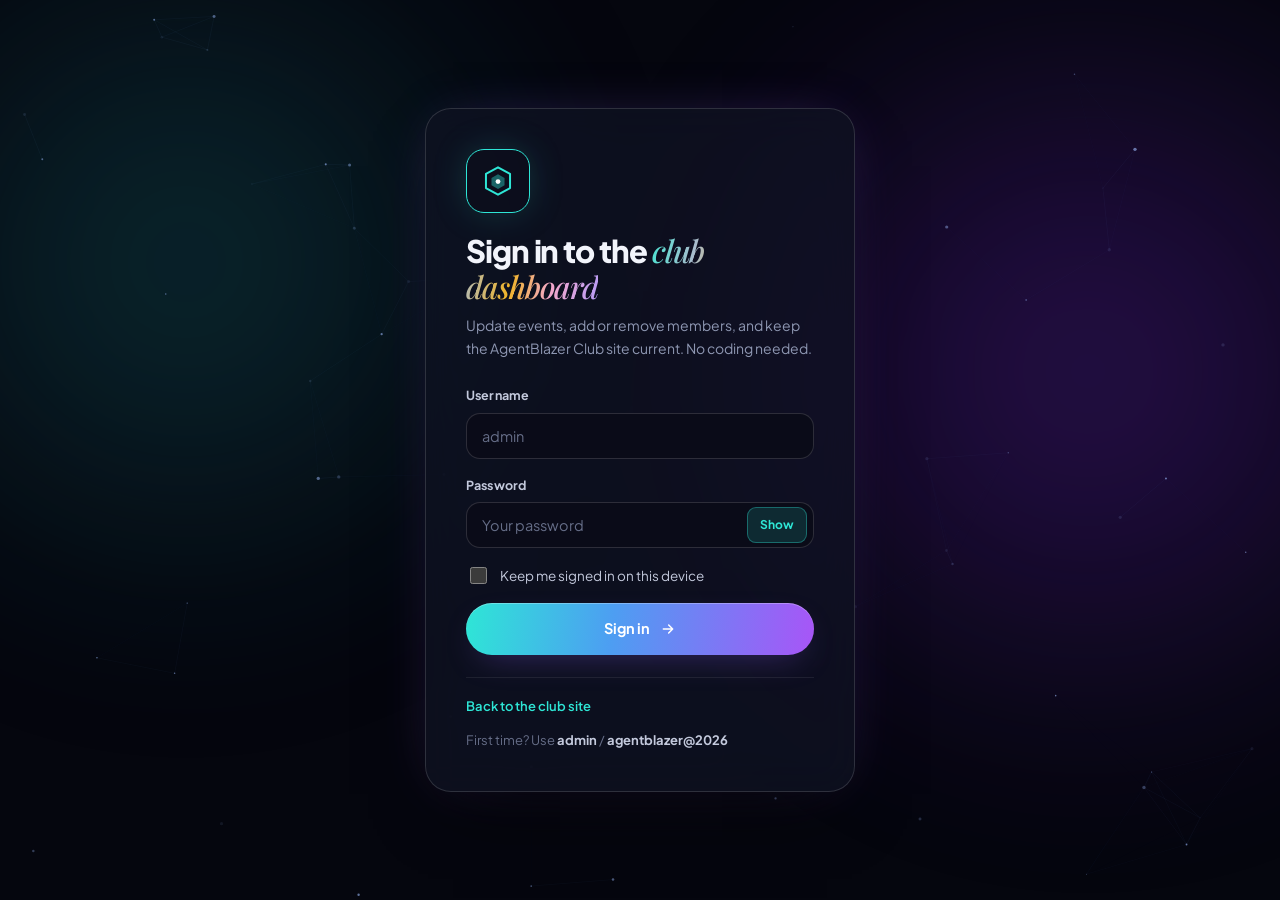
<file: admin.html>
<!DOCTYPE html>
<html lang="en" data-theme="violet">
<head>
<meta charset="UTF-8">
<meta name="viewport" content="width=device-width, initial-scale=1, viewport-fit=cover">
<title>Dashboard — AgentBlazer Club Admin</title>
<meta name="robots" content="noindex">
<link rel="preconnect" href="https://fonts.googleapis.com">
<link rel="preconnect" href="https://fonts.gstatic.com" crossorigin>
<link href="https://fonts.googleapis.com/css2?family=Plus+Jakarta+Sans:ital,wght@0,300;0,400;0,500;0,600;0,700;0,800;1,400&family=Playfair+Display:ital,wght@0,500;0,600;1,400;1,500;1,600&display=swap" rel="stylesheet">
<link rel="stylesheet" href="style.css">
<link rel="stylesheet" href="admin.css">
</head>
<body class="a-body">

<div class="ambient" aria-hidden="true"></div>

<header class="a-top">
  <div class="a-wrap a-top-in">
    <a class="brand" href="index.html">
      <span class="brand-mark">
        <svg viewBox="0 0 24 24" fill="none" aria-hidden="true">
          <path d="M12 2.3 20.5 7v10L12 21.7 3.5 17V7L12 2.3Z" stroke="url(#ag1)" stroke-width="1.5" stroke-linejoin="round"/>
          <path d="M12 7.2 16.6 9.8v5.2L12 17.6 7.4 15V9.8L12 7.2Z" fill="url(#ag2)" opacity=".55"/>
          <circle cx="12" cy="12.4" r="1.9" fill="#fff"/>
          <defs>
            <linearGradient id="ag1" x1="3" y1="2" x2="21" y2="22"><stop stop-color="#2ee6d6"/><stop offset="1" stop-color="#a855f7"/></linearGradient>
            <linearGradient id="ag2" x1="7" y1="7" x2="17" y2="18"><stop stop-color="#38bdf8"/><stop offset="1" stop-color="#a855f7"/></linearGradient>
          </defs>
        </svg>
      </span>
      <span>
        <span class="brand-name">Agent<span class="grad">Blazer</span><em>dashboard</em></span>
        <span class="brand-sub">Content manager · No coding needed</span>
      </span>
    </a>

    <div class="themes" role="group" aria-label="Colour theme">
      <button class="on" data-theme="violet" aria-pressed="true"><i>⚡</i><span>Violet</span></button>
      <button data-theme="inferno" aria-pressed="false"><i>🔥</i><span>Inferno</span></button>
      <button data-theme="frost" aria-pressed="false"><i>❄️</i><span>Frost</span></button>
    </div>

    <div class="a-who">
      <span class="ini" id="who-ini">CA</span>
      <span><b id="who-name">Club Administrator</b>signed in</span>
    </div>

    <button class="a-mini danger" id="logout">
      <svg viewBox="0 0 24 24" fill="none" stroke="currentColor" stroke-width="2" stroke-linecap="round" stroke-linejoin="round"><path d="M9 21H5a2 2 0 0 1-2-2V5a2 2 0 0 1 2-2h4M16 17l5-5-5-5M21 12H9"/></svg>
      Log out
    </button>
  </div>
</header>

<div class="a-wrap a-main">

  <aside class="a-side">
    <nav id="tabs" aria-label="Content sections">
      <button class="on" data-sec="events">
        <svg viewBox="0 0 24 24" fill="none" stroke="currentColor" stroke-width="1.9" stroke-linecap="round" stroke-linejoin="round"><rect x="3" y="5" width="18" height="16" rx="2"/><path d="M8 3v4M16 3v4M3 11h18"/></svg>
        Events <span class="n" data-count="events">0</span>
      </button>
      <button data-sec="officers">
        <svg viewBox="0 0 24 24" fill="none" stroke="currentColor" stroke-width="1.9" stroke-linecap="round" stroke-linejoin="round"><path d="M16 21v-2a4 4 0 0 0-4-4H6a4 4 0 0 0-4 4v2"/><circle cx="9" cy="7" r="4"/><path d="M22 21v-2a4 4 0 0 0-3-3.87"/></svg>
        Core team <span class="n" data-count="officers">0</span>
      </button>
      <button data-sec="committee">
        <svg viewBox="0 0 24 24" fill="none" stroke="currentColor" stroke-width="1.9" stroke-linecap="round" stroke-linejoin="round"><path d="M17 21v-2a4 4 0 0 0-4-4H5a4 4 0 0 0-4 4v2"/><circle cx="9" cy="7" r="4"/><path d="M23 11h-6"/></svg>
        Working committee <span class="n" data-count="committee">0</span>
      </button>
      <button data-sec="faculty">
        <svg viewBox="0 0 24 24" fill="none" stroke="currentColor" stroke-width="1.9" stroke-linecap="round" stroke-linejoin="round"><path d="M22 10 12 5 2 10l10 5 10-5Z"/><path d="M6 12v5c0 1 2.7 2.5 6 2.5s6-1.5 6-2.5v-5"/></svg>
        Faculty <span class="n" data-count="faculty">0</span>
      </button>
      <button data-sec="guests">
        <svg viewBox="0 0 24 24" fill="none" stroke="currentColor" stroke-width="1.9" stroke-linecap="round" stroke-linejoin="round"><path d="M12 3l2.6 5.6 6.1.8-4.5 4.2 1.2 6L12 16.8 6.6 19.6l1.2-6L3.3 9.4l6.1-.8L12 3Z"/></svg>
        Guests of honour <span class="n" data-count="guests">0</span>
      </button>
      <button data-sec="settings">
        <svg viewBox="0 0 24 24" fill="none" stroke="currentColor" stroke-width="1.9" stroke-linecap="round" stroke-linejoin="round"><circle cx="12" cy="12" r="3"/><path d="M19.4 15a1.7 1.7 0 0 0 .3 1.9l.1.1a2 2 0 1 1-2.8 2.8l-.1-.1a1.7 1.7 0 0 0-2.9 1.2V21a2 2 0 1 1-4 0v-.1A1.7 1.7 0 0 0 7 19.4a1.7 1.7 0 0 0-1.9.3l-.1.1a2 2 0 1 1-2.8-2.8l.1-.1a1.7 1.7 0 0 0-1.2-2.9H1a2 2 0 1 1 0-4h.1A1.7 1.7 0 0 0 2.6 7a1.7 1.7 0 0 0-.3-1.9l-.1-.1a2 2 0 1 1 2.8-2.8l.1.1A1.7 1.7 0 0 0 7 2.6h.1A1.7 1.7 0 0 0 8.3 1V1a2 2 0 1 1 4 0" transform="scale(.86) translate(2 2)"/></svg>
        Settings
      </button>
    </nav>

    <div class="a-tools">
      <h5>Your content</h5>
      <a class="a-mini" href="index.html" target="_blank" rel="noopener">
        <svg viewBox="0 0 24 24" fill="none" stroke="currentColor" stroke-width="2" stroke-linecap="round" stroke-linejoin="round"><path d="M18 13v6a2 2 0 0 1-2 2H5a2 2 0 0 1-2-2V8a2 2 0 0 1 2-2h6M15 3h6v6M10 14 21 3"/></svg>
        Open the live site
      </a>
      <button class="a-mini" id="backup">
        <svg viewBox="0 0 24 24" fill="none" stroke="currentColor" stroke-width="2" stroke-linecap="round" stroke-linejoin="round"><path d="M21 15v4a2 2 0 0 1-2 2H5a2 2 0 0 1-2-2v-4M7 10l5 5 5-5M12 15V3"/></svg>
        Download backup
      </button>
      <button class="a-mini" id="restore">
        <svg viewBox="0 0 24 24" fill="none" stroke="currentColor" stroke-width="2" stroke-linecap="round" stroke-linejoin="round"><path d="M21 15v4a2 2 0 0 1-2 2H5a2 2 0 0 1-2-2v-4M17 8l-5-5-5 5M12 3v12"/></svg>
        Restore from backup
      </button>
      <button class="a-mini danger" id="factory">
        <svg viewBox="0 0 24 24" fill="none" stroke="currentColor" stroke-width="2" stroke-linecap="round" stroke-linejoin="round"><path d="M3 12a9 9 0 1 0 3-6.7L3 8"/><path d="M3 3v5h5"/></svg>
        Reset to original content
      </button>
      <input type="file" id="file" accept="application/json,.json" hidden>
    </div>
  </aside>

  <main>
    <!-- EVENTS -->
    <section class="a-sec on" id="sec-events">
      <div class="a-head">
        <div>
          <h2>Events <em>&amp; workshops</em></h2>
          <p>Everything here appears on the Events page of the site, in the order shown below.</p>
        </div>
        <button class="btn btn-1" data-add="events">Add an event</button>
      </div>
      <div class="a-list" id="list-events"></div>
    </section>

    <!-- OFFICERS -->
    <section class="a-sec" id="sec-officers">
      <div class="a-head">
        <div>
          <h2>Student core team <em>&amp; officers</em></h2>
          <p>The large leadership cards on the About page.</p>
        </div>
        <button class="btn btn-1" data-add="officers">Add a member</button>
      </div>
      <div class="a-list" id="list-officers"></div>
    </section>

    <!-- COMMITTEE -->
    <section class="a-sec" id="sec-committee">
      <div class="a-head">
        <div>
          <h2>Core working <em>committee</em></h2>
          <p>The compact list of departmental representatives under the core team.</p>
        </div>
        <button class="btn btn-1" data-add="committee">Add a member</button>
      </div>
      <div class="a-list" id="list-committee"></div>
    </section>

    <!-- FACULTY -->
    <section class="a-sec" id="sec-faculty">
      <div class="a-head">
        <div>
          <h2>Faculty <em>advisory council</em></h2>
          <p>Teaching staff who guide the club.</p>
        </div>
        <button class="btn btn-1" data-add="faculty">Add a coordinator</button>
      </div>
      <div class="a-list" id="list-faculty"></div>
    </section>

    <!-- GUESTS -->
    <section class="a-sec" id="sec-guests">
      <div class="a-head">
        <div>
          <h2>Honoured guests <em>&amp; leadership</em></h2>
          <p>Speakers and college leadership shown at the top of the About page.</p>
        </div>
        <button class="btn btn-1" data-add="guests">Add a guest</button>
      </div>
      <div class="a-list" id="list-guests"></div>
    </section>

    <!-- SETTINGS -->
    <section class="a-sec" id="sec-settings">
      <div class="a-head">
        <div>
          <h2>Your <em>sign-in details</em></h2>
          <p>Change the username and password used to open this dashboard.</p>
        </div>
      </div>
      <div class="a-panel">
        <div class="a-alert" id="set-err" role="alert"></div>
        <div class="f">
          <label for="set-name">Display name</label>
          <input id="set-name" type="text" placeholder="Club Administrator">
        </div>
        <div class="f">
          <label for="set-user">Username</label>
          <input id="set-user" type="text" autocomplete="username">
        </div>
        <div class="f">
          <label for="set-old">Current password</label>
          <div class="f-pw"><input id="set-old" type="password" autocomplete="current-password" placeholder="Required to save changes"></div>
        </div>
        <div class="f">
          <label for="set-new">New password</label>
          <div class="f-pw"><input id="set-new" type="password" autocomplete="new-password" placeholder="Leave blank to keep the current one"></div>
          <span class="help">Use at least 8 characters. Write it down somewhere safe — nobody can recover it for you.</span>
        </div>
        <div class="f">
          <label for="set-new2">Repeat new password</label>
          <div class="f-pw"><input id="set-new2" type="password" autocomplete="new-password"></div>
        </div>
        <button class="btn btn-1" id="set-save" style="justify-content:center">Save sign-in details</button>
      </div>
    </section>
  </main>
</div>

<!-- editor -->
<div class="a-scrim" id="scrim"></div>
<aside class="a-sheet" id="sheet" role="dialog" aria-modal="true" aria-labelledby="sheet-title">
  <div class="a-sheet-h">
    <div><b id="sheet-kind">Event</b><h3 id="sheet-title">Add an event</h3></div>
    <button class="a-ico" id="sheet-x" aria-label="Close editor">
      <svg viewBox="0 0 24 24" fill="none" stroke="currentColor" stroke-width="2" stroke-linecap="round"><path d="M18 6 6 18M6 6l12 12"/></svg>
    </button>
  </div>
  <div class="a-sheet-b" id="sheet-body"></div>
  <div class="a-sheet-f">
    <button class="btn btn-2" id="sheet-cancel">Cancel</button>
    <button class="btn btn-1" id="sheet-save">Save</button>
  </div>
</aside>

<div class="a-toast" id="toast" role="status" aria-live="polite"><i></i><span></span></div>

<script src="data.js"></script>
<script src="admin.js"></script>
</body>
</html>
</file>
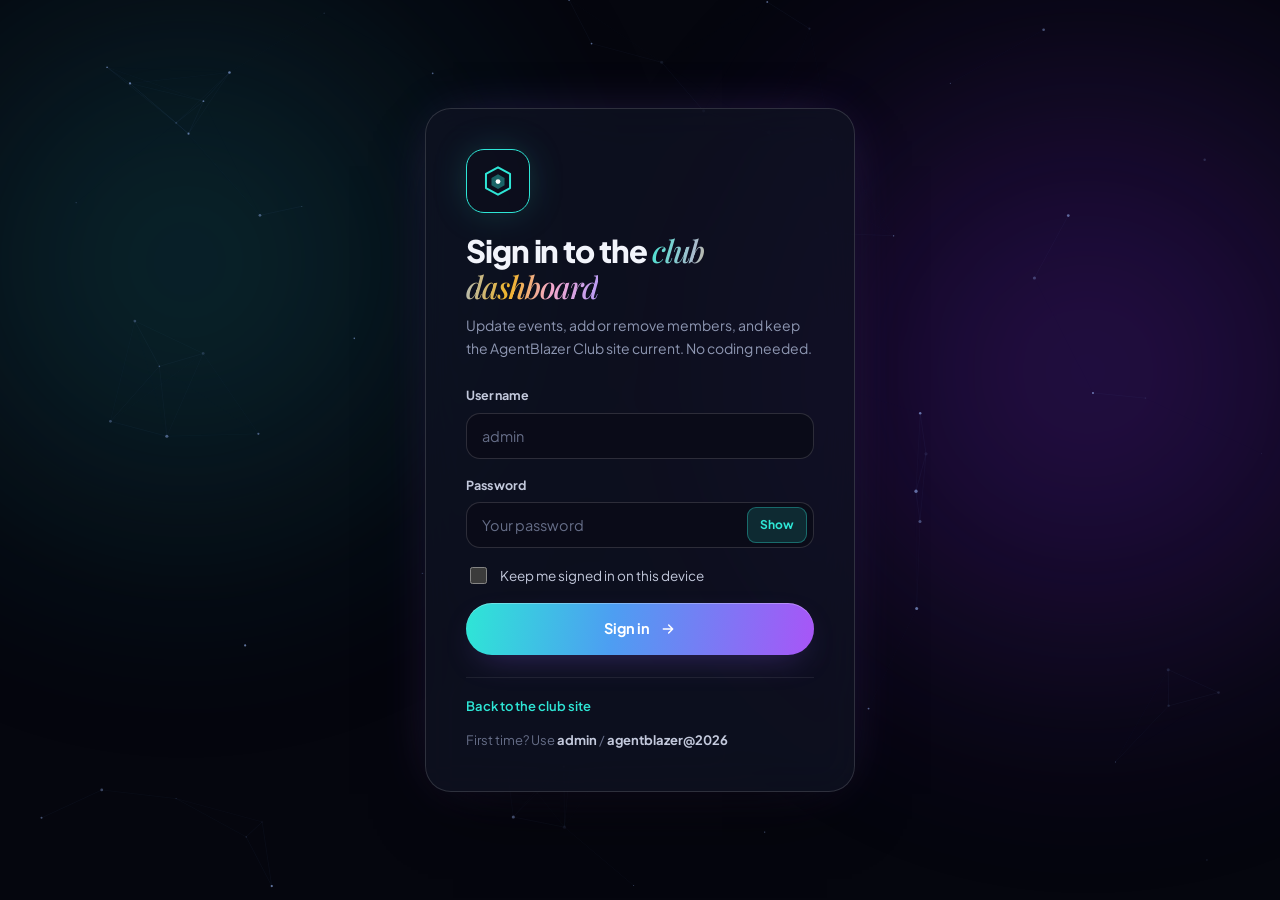
<file: login.html>
<!DOCTYPE html>
<html lang="en" data-theme="violet">
<head>
<meta charset="UTF-8">
<meta name="viewport" content="width=device-width, initial-scale=1, viewport-fit=cover">
<title>Sign in — AgentBlazer Club Admin</title>
<meta name="robots" content="noindex">
<link rel="preconnect" href="https://fonts.googleapis.com">
<link rel="preconnect" href="https://fonts.gstatic.com" crossorigin>
<link href="https://fonts.googleapis.com/css2?family=Plus+Jakarta+Sans:ital,wght@0,300;0,400;0,500;0,600;0,700;0,800;1,400&family=Playfair+Display:ital,wght@0,500;0,600;1,400;1,500;1,600&display=swap" rel="stylesheet">
<link rel="stylesheet" href="style.css">
<link rel="stylesheet" href="admin.css">
</head>
<body class="a-body">

<div class="ambient" aria-hidden="true"></div>
<canvas id="stars" aria-hidden="true"></canvas>

<main class="auth">
  <div class="auth-card">
    <div class="auth-mark">
      <svg viewBox="0 0 24 24" fill="none" aria-hidden="true">
        <path d="M12 2.3 20.5 7v10L12 21.7 3.5 17V7L12 2.3Z" stroke="url(#lg)" stroke-width="1.4" stroke-linejoin="round"/>
        <path d="M12 7.2 16.6 9.8v5.2L12 17.6 7.4 15V9.8L12 7.2Z" fill="url(#lg)" opacity=".4"/>
        <circle cx="12" cy="12.4" r="1.7" fill="#fff"/>
        <defs><linearGradient id="lg" x1="3" y1="2" x2="21" y2="22"><stop stop-color="#2ee6d6"/><stop offset="1" stop-color="#a855f7"/></linearGradient></defs>
      </svg>
    </div>

    <h1>Sign in to the <em>club dashboard</em></h1>
    <p class="sub">Update events, add or remove members, and keep the AgentBlazer Club site current. No coding needed.</p>

    <form class="auth-form" id="form" autocomplete="on">
      <div class="a-alert" id="err" role="alert"></div>

      <div class="f">
        <label for="user">Username</label>
        <input id="user" name="username" type="text" autocomplete="username" placeholder="admin" required>
      </div>

      <div class="f">
        <label for="pass">Password</label>
        <div class="f-pw">
          <input id="pass" name="password" type="password" autocomplete="current-password" placeholder="Your password" required>
          <button type="button" id="peek" aria-label="Show password">Show</button>
        </div>
      </div>

      <label class="f-check"><input type="checkbox" id="remember"> Keep me signed in on this device</label>

      <button class="btn btn-1" type="submit" style="justify-content:center">Sign in
        <svg viewBox="0 0 24 24" fill="none" stroke="currentColor" stroke-width="2.2" stroke-linecap="round" stroke-linejoin="round"><path d="M5 12h13M13 6l6 6-6 6"/></svg>
      </button>
    </form>

    <div class="auth-foot">
      <a href="index.html">Back to the club site</a>
      <span id="hint">First time? Use <b style="color:var(--ink-2)">admin</b> / <b style="color:var(--ink-2)">agentblazer@2026</b></span>
    </div>
  </div>
</main>

<script src="data.js"></script>
<script>
(function () {
  "use strict";
  var $ = function (s) { return document.querySelector(s); };

  /* keep the theme the visitor last chose on the public site */
  try { var t = localStorage.getItem("ab-theme"); if (t) document.documentElement.dataset.theme = t; } catch (e) {}

  /* already signed in -> go straight through */
  if (AB.session()) location.replace("admin.html");

  /* hide the starter-credentials hint once the password has been changed */
  try { if (localStorage.getItem("ab-admin-v1")) $("#hint").textContent = "Forgot your password? Ask the club tech lead to reset it."; } catch (e) {}

  var peek = $("#peek"), pass = $("#pass");
  peek.addEventListener("click", function () {
    var show = pass.type === "password";
    pass.type = show ? "text" : "password";
    peek.textContent = show ? "Hide" : "Show";
    peek.setAttribute("aria-label", show ? "Hide password" : "Show password");
    pass.focus();
  });

  function fail(msg) {
    var box = $("#err");
    box.textContent = msg;
    box.classList.remove("on");
    void box.offsetWidth;
    box.classList.add("on");
  }

  $("#form").addEventListener("submit", function (e) {
    e.preventDefault();
    var u = $("#user").value.trim(), p = $("#pass").value;
    if (!u || !p) return fail("Enter both your username and password.");
    if (AB.signIn(u, p, $("#remember").checked)) {
      location.href = "admin.html";
    } else {
      fail("That username and password don’t match. Check for typos and try again.");
      $("#pass").select();
    }
  });

  /* ---- starfield, matching the public site ---- */
  var sc = $("#stars"); if (!sc) return;
  var sx = sc.getContext("2d"), stars = [], W, H, mx = -999, my = -999;
  function size() {
    W = innerWidth; H = innerHeight;
    sc.width = W * devicePixelRatio; sc.height = H * devicePixelRatio;
    sc.style.width = W + "px"; sc.style.height = H + "px";
    sx.setTransform(devicePixelRatio, 0, 0, devicePixelRatio, 0, 0);
    var n = Math.min(110, Math.round(W * H / 15000));
    stars = Array.from({ length: n }, function () {
      return { x: Math.random() * W, y: Math.random() * H, vx: (Math.random() - .5) * .12, vy: (Math.random() - .5) * .12, r: Math.random() * 1.4 + .4, tw: Math.random() * 6.28 };
    });
  }
  size(); addEventListener("resize", size);
  addEventListener("pointermove", function (e) { mx = e.clientX; my = e.clientY; }, { passive: true });
  if (matchMedia("(prefers-reduced-motion: reduce)").matches) { sc.style.display = "none"; return; }
  (function loop() {
    var cs = getComputedStyle(document.documentElement);
    var col = cs.getPropertyValue("--star").trim() || "rgba(160,190,255,.85)";
    var lin = cs.getPropertyValue("--line").trim() || "rgba(120,160,220,.16)";
    sx.clearRect(0, 0, W, H);
    for (var i = 0; i < stars.length; i++) {
      var s = stars[i];
      s.x += s.vx; s.y += s.vy; s.tw += .02;
      if (s.x < -12) s.x = W + 12; if (s.x > W + 12) s.x = -12;
      if (s.y < -12) s.y = H + 12; if (s.y > H + 12) s.y = -12;
      if (Math.hypot(s.x - mx, s.y - my) < 150) { s.x -= (mx - s.x) * .0016; s.y -= (my - s.y) * .0016; }
      sx.globalAlpha = .4 + Math.sin(s.tw) * .3; sx.fillStyle = col;
      sx.beginPath(); sx.arc(s.x, s.y, s.r, 0, 7); sx.fill();
      for (var j = i + 1; j < stars.length; j++) {
        var o = stars[j], dx = s.x - o.x, dy = s.y - o.y, dd = dx * dx + dy * dy;
        if (dd < 19000) {
          sx.globalAlpha = (1 - dd / 19000) * .5; sx.strokeStyle = lin; sx.lineWidth = .7;
          sx.beginPath(); sx.moveTo(s.x, s.y); sx.lineTo(o.x, o.y); sx.stroke();
        }
      }
    }
    sx.globalAlpha = 1;
    requestAnimationFrame(loop);
  })();
})();
</script>
</body>
</html>
</file>
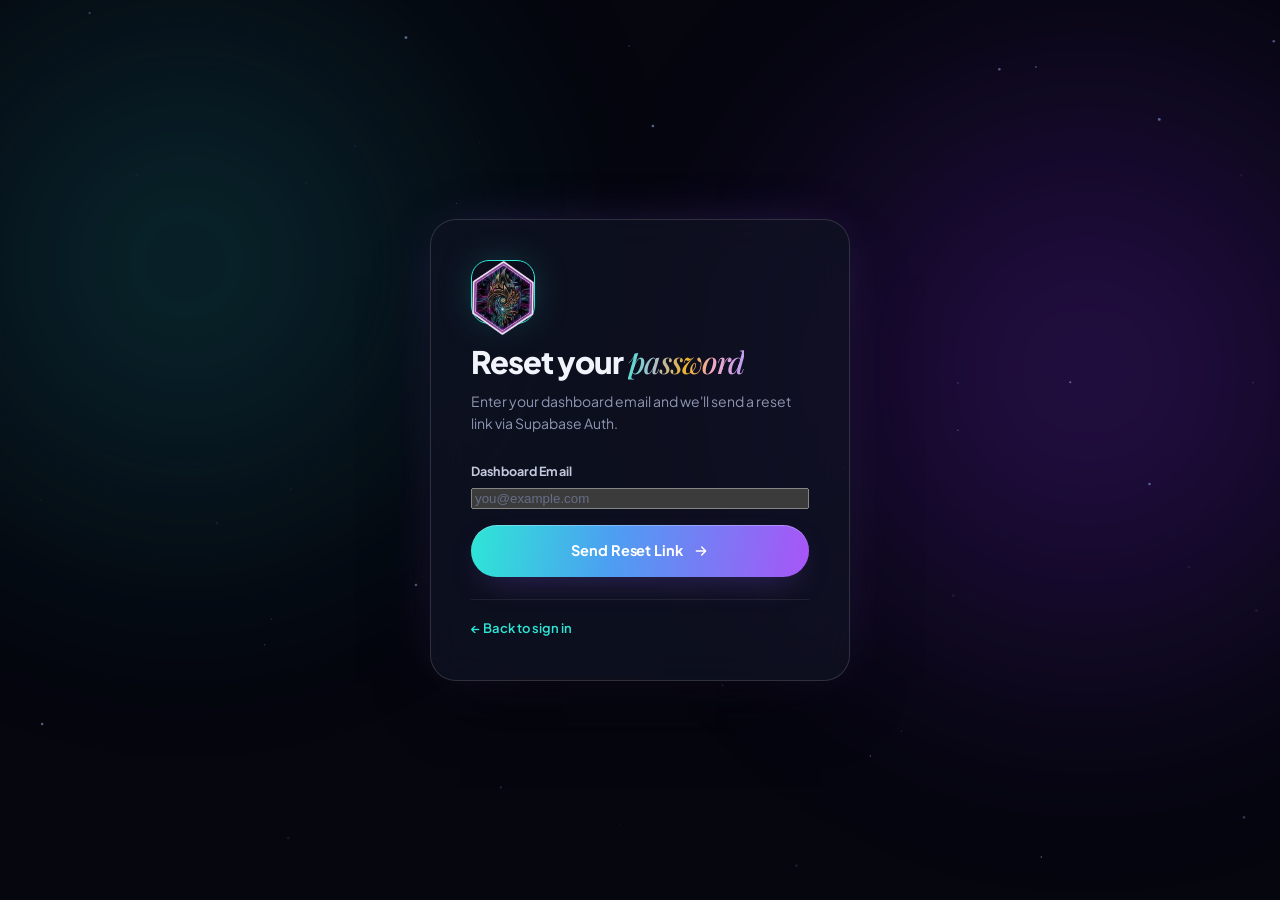
<file: dashboard/forgot-password.html>
<!DOCTYPE html>
<html lang="en" data-theme="violet">
<head>
<meta charset="UTF-8">
<meta name="viewport" content="width=device-width, initial-scale=1, viewport-fit=cover">
<title>Forgot Password — AgentBlazer Club Dashboard</title>
<meta name="robots" content="noindex, nofollow">
<link rel="preconnect" href="https://fonts.googleapis.com">
<link rel="preconnect" href="https://fonts.gstatic.com" crossorigin>
<link href="https://fonts.googleapis.com/css2?family=Plus+Jakarta+Sans:ital,wght@0,300;0,400;0,500;0,600;0,700;0,800;1,400&family=Playfair+Display:ital,wght@0,500;0,600;1,400;1,500;1,600&display=swap" rel="stylesheet">
<link rel="icon" href="../assets/logo-mark.png" type="image/png">
<link rel="stylesheet" href="style.css">
<link rel="stylesheet" href="admin.css">
</head>
<body class="a-body">

<div class="ambient" aria-hidden="true"></div>
<canvas id="stars" aria-hidden="true"></canvas>

<main class="auth">
  <div class="auth-card" style="max-width:420px">
    <div class="auth-mark">
      <picture>
        <source srcset="../assets/logo.webp" type="image/webp">
        <img src="../assets/logo.png" alt="AgentBlazer Club" width="64" height="74">
      </picture>
    </div>

    <h1>Reset your <em>password</em></h1>
    <p class="sub">Enter your dashboard email and we'll send a reset link via Supabase Auth.</p>

    <form class="auth-form" id="fp-form" novalidate>
      <div class="a-alert" id="fp-error"   role="alert"  hidden></div>
      <div class="a-alert" id="fp-success" role="status" hidden
           style="background:rgba(34,197,94,.12);border-color:rgba(34,197,94,.3);color:#22c55e"></div>

      <div class="f">
        <label for="fp-email">Dashboard Email</label>
        <input id="fp-email" name="email" type="email" autocomplete="email"
               placeholder="you@example.com" required maxlength="254">
      </div>

      <button class="btn btn-1" type="submit" id="fp-btn"
              style="justify-content:center;width:100%">
        Send Reset Link
        <svg viewBox="0 0 24 24" fill="none" stroke="currentColor" stroke-width="2.2"
             stroke-linecap="round" stroke-linejoin="round"><path d="M5 12h13M13 6l6 6-6 6"/></svg>
      </button>
    </form>

    <div class="auth-foot">
      <a href="login.html">← Back to sign in</a>
    </div>
  </div>
</main>

<script src="config.js"></script>
<script>
(function () {
  "use strict";

  try { var t = localStorage.getItem("ab-theme"); if (t) document.documentElement.dataset.theme = t; } catch (_) {}

  var BASE_URL = (typeof window.API_BASE_URL !== "undefined") ? window.API_BASE_URL : "";
  var form = document.getElementById("fp-form");
  var errorEl = document.getElementById("fp-error");
  var successEl = document.getElementById("fp-success");
  var btn = document.getElementById("fp-btn");

  form.addEventListener("submit", async function (e) {
    e.preventDefault();
    errorEl.hidden = true; successEl.hidden = true;

    var email = document.getElementById("fp-email").value.trim().slice(0, 254);
    if (!email || !email.includes("@")) {
      errorEl.textContent = "Please enter a valid email address.";
      errorEl.hidden = false;
      return;
    }

    btn.disabled = true;
    btn.textContent = "Sending…";

    try {
      var res = await fetch(BASE_URL + "/api/forgot-password", {
        method: "POST",
        headers: { "Content-Type": "application/json" },
        body: JSON.stringify({ email: email })
      });
      // Always show success message regardless of whether email exists
      // (prevents email enumeration)
      successEl.textContent = "If that email has an account, a password reset link has been sent. Check your inbox.";
      successEl.hidden = false;
      form.reset();
    } catch (_) {
      successEl.textContent = "If that email has an account, a password reset link has been sent. Check your inbox.";
      successEl.hidden = false;
    } finally {
      btn.disabled = false;
      btn.innerHTML = 'Send Reset Link <svg viewBox="0 0 24 24" fill="none" stroke="currentColor" stroke-width="2.2" stroke-linecap="round" stroke-linejoin="round"><path d="M5 12h13M13 6l6 6-6 6"/></svg>';
    }
  });

  // Minimal starfield
  var sc = document.getElementById("stars");
  if (!sc || matchMedia("(prefers-reduced-motion: reduce)").matches) return;
  var sx = sc.getContext("2d"), stars = [], W, H;
  function size() {
    W = innerWidth; H = innerHeight;
    sc.width = W * devicePixelRatio; sc.height = H * devicePixelRatio;
    sc.style.width = W + "px"; sc.style.height = H + "px";
    sx.setTransform(devicePixelRatio, 0, 0, devicePixelRatio, 0, 0);
    var n = Math.min(60, Math.round(W * H / 22000));
    stars = Array.from({ length: n }, function () {
      return { x: Math.random()*W, y: Math.random()*H, vx:(Math.random()-.5)*.1,
               vy:(Math.random()-.5)*.1, r:Math.random()*1.2+.4, tw:Math.random()*6.28 };
    });
  }
  size(); addEventListener("resize", size);
  (function loop() {
    var col = getComputedStyle(document.documentElement).getPropertyValue("--star").trim()||"rgba(160,190,255,.8)";
    sx.clearRect(0,0,W,H);
    stars.forEach(function(s){ s.x+=s.vx; s.y+=s.vy; s.tw+=.02;
      if(s.x<-10)s.x=W+10; if(s.x>W+10)s.x=-10;
      if(s.y<-10)s.y=H+10; if(s.y>H+10)s.y=-10;
      sx.globalAlpha=.35+Math.sin(s.tw)*.28; sx.fillStyle=col;
      sx.beginPath(); sx.arc(s.x,s.y,s.r,0,7); sx.fill();
    });
    sx.globalAlpha=1; requestAnimationFrame(loop);
  })();
})();
</script>
</body>
</html>
</file>
<file: style.css>
/* ============================================================
   AGENTBLAZER CLUB — design tokens
   ============================================================ */
:root{
  --font-sans:"Plus Jakarta Sans", ui-sans-serif, system-ui, -apple-system, "Segoe UI", Roboto, sans-serif;
  --font-serif:"Playfair Display", Georgia, "Times New Roman", serif;

  --maxw:1440px;
  --gut:clamp(18px, 3.2vw, 56px);
  --radius-xl:26px;
  --radius-lg:20px;
  --radius-md:14px;
  --radius-pill:999px;

  --ease:cubic-bezier(.22,.61,.36,1);
  --ease-out:cubic-bezier(.16,1,.3,1);
  --ease-spring:cubic-bezier(.34,1.56,.64,1);
  --t-fast:.22s;
  --t:.42s;
  --t-slow:.8s;
}

/* ---------- VIOLET (default, dark) ---------- */
:root, [data-theme="violet"]{
  color-scheme:dark;
  --bg:#05060e;
  --bg-2:#0a0b18;
  --veil-a:rgba(16,84,92,.55);      /* left teal wash  */
  --veil-b:rgba(88,28,160,.52);     /* right violet    */
  --veil-c:rgba(10,12,28,.9);
  --ink:#f2f4fb;
  --ink-2:#c3c9dc;
  --ink-3:#8e97b2;
  --ink-4:#666e88;
  --hair:rgba(255,255,255,.075);
  --hair-2:rgba(255,255,255,.14);
  --card:rgba(12,14,27,.62);
  --card-2:rgba(16,18,34,.78);
  --shell:rgba(7,8,18,.72);
  --a1:#2ee6d6;                      /* teal    */
  --a2:#8b5cf6;                      /* violet  */
  --a3:#f0b429;                      /* gold    */
  --a4:#f0a6c8;                      /* pink    */
  --a1-soft:rgba(46,230,214,.14);
  --a2-soft:rgba(139,92,246,.16);
  --glow-1:rgba(46,230,214,.34);
  --glow-2:rgba(139,92,246,.42);
  --grad-btn:linear-gradient(97deg,#2ee6d6 0%,#4d9ef2 42%,#a855f7 100%);
  --grad-card:linear-gradient(118deg,#1fbfb4 0%,#3c7fd6 44%,#7c4ddb 100%);
  --grad-serif:linear-gradient(100deg,#49e3d2 0%,#a9bccd 24%,#f0b429 52%,#f3a8cd 74%,#b79bf5 100%);
  --grad-word:linear-gradient(94deg,#38bdf8 0%,#a855f7 62%,#f0a6c8 100%);
  --star:rgba(160,190,255,.85);
  --line:rgba(120,160,220,.16);
  --cursor:#5eead4;
  --trail-a:#a855f7;
  --trail-b:#38bdf8;
  --shadow:0 30px 70px -28px rgba(0,0,0,.95);
}

/* ---------- INFERNO (dark, ember) ---------- */
[data-theme="inferno"]{
  color-scheme:dark;
  --bg:#0c0503;
  --bg-2:#160805;
  --veil-a:rgba(140,44,8,.5);
  --veil-b:rgba(168,32,16,.44);
  --veil-c:rgba(22,8,4,.9);
  --ink:#fdf3ec;
  --ink-2:#e2c8b8;
  --ink-3:#b0907e;
  --ink-4:#8a6a59;
  --hair:rgba(255,190,140,.1);
  --hair-2:rgba(255,190,140,.2);
  --card:rgba(30,12,6,.62);
  --card-2:rgba(38,16,8,.8);
  --shell:rgba(16,6,3,.74);
  --a1:#fb923c;
  --a2:#ef4444;
  --a3:#fbbf24;
  --a4:#fca5a5;
  --a1-soft:rgba(251,146,60,.16);
  --a2-soft:rgba(239,68,68,.16);
  --glow-1:rgba(251,146,60,.4);
  --glow-2:rgba(239,68,68,.4);
  --grad-btn:linear-gradient(97deg,#fbbf24 0%,#f97316 46%,#ef4444 100%);
  --grad-card:linear-gradient(118deg,#f59e0b 0%,#f97316 46%,#dc2626 100%);
  --grad-serif:linear-gradient(100deg,#fbbf24 0%,#fcd9a8 24%,#fb923c 52%,#fca5a5 74%,#f87171 100%);
  --grad-word:linear-gradient(94deg,#fbbf24 0%,#f97316 60%,#ef4444 100%);
  --star:rgba(255,190,140,.85);
  --line:rgba(255,150,80,.16);
  --cursor:#fdba74;
  --trail-a:#ef4444;
  --trail-b:#fbbf24;
  --shadow:0 30px 70px -28px rgba(0,0,0,.95);
}

/* ---------- FROST (light) ---------- */
[data-theme="frost"]{
  color-scheme:light;
  --bg:#eef3fb;
  --bg-2:#ffffff;
  --veil-a:rgba(186,214,245,.85);
  --veil-b:rgba(214,206,247,.7);
  --veil-c:rgba(255,255,255,.7);
  --ink:#0d1526;
  --ink-2:#3d4a63;
  --ink-3:#64748b;
  --ink-4:#8c98ad;
  --hair:rgba(13,21,38,.1);
  --hair-2:rgba(13,21,38,.18);
  --card:rgba(255,255,255,.72);
  --card-2:rgba(255,255,255,.92);
  --shell:rgba(255,255,255,.78);
  --a1:#0ea5e9;
  --a2:#4f46e5;
  --a3:#b45309;
  --a4:#be185d;
  --a1-soft:rgba(14,165,233,.12);
  --a2-soft:rgba(79,70,229,.1);
  --glow-1:rgba(14,165,233,.3);
  --glow-2:rgba(79,70,229,.26);
  --grad-btn:linear-gradient(97deg,#0ea5e9 0%,#3b82f6 48%,#6366f1 100%);
  --grad-card:linear-gradient(118deg,#7dd3fc 0%,#93c5fd 46%,#c4b5fd 100%);
  --grad-serif:linear-gradient(100deg,#0284c7 0%,#5b7ba6 24%,#b45309 52%,#be185d 74%,#4f46e5 100%);
  --grad-word:linear-gradient(94deg,#0284c7 0%,#4f46e5 62%,#be185d 100%);
  --star:rgba(40,90,170,.6);
  --line:rgba(40,90,170,.16);
  --cursor:#0ea5e9;
  --trail-a:#6366f1;
  --trail-b:#0ea5e9;
  --shadow:0 26px 60px -30px rgba(21,40,80,.42);
}

/* ============================================================
   RESET
   ============================================================ */
*,*::before,*::after{box-sizing:border-box}
html{-webkit-text-size-adjust:100%}
body{
  margin:0;
  font-family:var(--font-sans);
  font-weight:400;
  font-size:16px;
  line-height:1.65;
  color:var(--ink);
  background:var(--bg);
  overflow-x:hidden;
  -webkit-font-smoothing:antialiased;
  text-rendering:optimizeLegibility;
  transition:background var(--t) var(--ease), color var(--t) var(--ease);
}
img{max-width:100%;display:block}
button{font:inherit;color:inherit;border:0;background:none;cursor:pointer}
a{color:inherit;text-decoration:none}
h1,h2,h3,h4,p{margin:0}
ul{margin:0;padding:0;list-style:none}
:focus-visible{outline:2px solid var(--a1);outline-offset:3px;border-radius:6px}
::selection{background:var(--a2);color:#fff}

/* ============================================================
   AMBIENT BACKGROUND
   ============================================================ */
#stars{position:fixed;inset:0;z-index:0;pointer-events:none}
.ambient{position:fixed;inset:0;z-index:-1;pointer-events:none;transition:background var(--t-slow) var(--ease)}
.ambient::before,.ambient::after{content:"";position:absolute;border-radius:50%;filter:blur(90px);opacity:.85}
.ambient::before{width:65vw;height:65vw;left:-18vw;top:-12vw;background:radial-gradient(circle,var(--veil-a) 0%,transparent 68%);animation:drift1 26s var(--ease) infinite alternate}
.ambient::after{width:70vw;height:70vw;right:-20vw;top:-6vw;background:radial-gradient(circle,var(--veil-b) 0%,transparent 68%);animation:drift2 32s var(--ease) infinite alternate}
@keyframes drift1{to{transform:translate3d(6vw,7vh,0) scale(1.12)}}
@keyframes drift2{to{transform:translate3d(-5vw,9vh,0) scale(1.08)}}

/* ============================================================
   CUSTOM CURSOR
   ============================================================ */
.cur-dot,.cur-ring{position:fixed;top:0;left:0;z-index:9999;pointer-events:none;border-radius:50%;mix-blend-mode:screen}
.cur-dot{width:9px;height:9px;margin:-4.5px 0 0 -4.5px;background:#fff;box-shadow:0 0 12px 3px var(--cursor),0 0 26px 8px var(--glow-1)}
.cur-ring{width:38px;height:38px;margin:-19px 0 0 -19px;border:1px solid var(--hair-2);transition:width .3s var(--ease),height .3s var(--ease),margin .3s var(--ease),border-color .3s var(--ease),opacity .3s}
body.mag .cur-ring{width:62px;height:62px;margin:-31px 0 0 -31px;border-color:var(--a1)}
#trail{position:fixed;inset:0;z-index:9998;pointer-events:none}
[data-theme="frost"] .cur-dot{mix-blend-mode:normal;background:var(--a1)}
@media (hover:none),(pointer:coarse){.cur-dot,.cur-ring,#trail{display:none}}

/* ============================================================
   SPLASH
   ============================================================ */
#splash{
  position:fixed;inset:0;z-index:600;background:#02020a;
  display:grid;place-items:center;cursor:pointer;overflow:hidden;
  /* dvh falls back gracefully; keeps splash correct as mobile browser chrome collapses/expands */
  height:100vh;height:100dvh;
  transition:opacity .9s var(--ease),visibility .9s
}
#splash.gone{opacity:0;visibility:hidden}
#phoenix{position:absolute;inset:0;width:100%;height:100%}
#splash-video{
  position:absolute;inset:0;
  width:100%;height:100%;
  object-fit:cover;object-position:center center;
  background:#02020a;
  /* avoids a stray 1px baseline gap some browsers add under <video> */
  display:block;
}
.splash-vig{position:absolute;inset:0;background:radial-gradient(ellipse at 50% 46%,transparent 26%,rgba(2,2,10,.72) 76%,#02020a 100%)}
.tap{
  position:relative;z-index:3;
  padding:13px 30px;border:1px solid rgba(255,255,255,.62);border-radius:4px;
  font-size:12.5px;font-weight:700;letter-spacing:.24em;text-transform:uppercase;color:#fff;
  background:rgba(4,4,14,.34);backdrop-filter:blur(7px);-webkit-backdrop-filter:blur(7px);
  animation:tapPulse 2.4s var(--ease) infinite;
  transition:background var(--t) var(--ease),letter-spacing var(--t) var(--ease),box-shadow var(--t) var(--ease);
  /* stay clear of iOS/Android system bars when splash sits full-bleed */
  margin-bottom:env(safe-area-inset-bottom,0px);
}
.tap:hover{background:rgba(160,110,255,.3);letter-spacing:.3em;box-shadow:0 0 34px rgba(160,110,255,.6)}
@keyframes tapPulse{0%,100%{box-shadow:0 0 0 0 rgba(180,140,255,.44)}55%{box-shadow:0 0 30px 8px rgba(180,140,255,0)}}

/* Small screens: tighten the tap chip so it doesn't crowd short/narrow viewports */
@media (max-width:480px){
  .tap{padding:11px 22px;font-size:11px;letter-spacing:.18em}
}
/* Short landscape phones: video still covers, just pull the chip in from the edge */
@media (max-height:420px) and (orientation:landscape){
  .tap{padding:9px 20px;font-size:10.5px}
}

/* Respect reduced-motion: freeze on the poster frame instead of autoplaying/looping */
@media (prefers-reduced-motion:reduce){
  #splash-video{display:none}
  #splash{background-image:url('assets/splash-poster.jpg');background-size:cover;background-position:center}
}

/* ============================================================
   SHELL / HEADER
   ============================================================ */
#app{position:relative;z-index:2;opacity:0;transition:opacity .9s var(--ease)}
#app.on{opacity:1}
.wrap{width:100%;max-width:var(--maxw);margin-inline:auto;padding-inline:var(--gut)}

.hdr{
  position:sticky;top:0;z-index:300;
  background:var(--shell);
  backdrop-filter:blur(22px) saturate(160%);-webkit-backdrop-filter:blur(22px) saturate(160%);
  border-bottom:1px solid var(--hair);
  transition:background var(--t) var(--ease),border-color var(--t) var(--ease);
}
.hdr-in{display:flex;align-items:center;gap:22px;min-height:74px;padding-block:10px}

.brand{display:flex;align-items:center;gap:13px;flex:0 0 auto}
.brand-mark{
  width:44px;height:44px;flex:0 0 44px;border-radius:13px;display:grid;place-items:center;
  background:linear-gradient(145deg,var(--card-2),rgba(90,50,160,.28));
  border:1px solid var(--hair-2);
  box-shadow:inset 0 1px 0 rgba(255,255,255,.08),0 0 22px -6px var(--glow-2);
  transition:transform var(--t) var(--ease-spring),box-shadow var(--t) var(--ease)
}
.brand:hover .brand-mark{transform:rotate(-8deg) scale(1.07);box-shadow:0 0 34px -4px var(--glow-2)}
.brand-mark svg{width:26px;height:26px}
.brand-name{font-size:20px;font-weight:800;letter-spacing:-.022em;line-height:1.1}
.brand-name em{font-family:var(--font-serif);font-size:13px;font-weight:400;letter-spacing:0;color:var(--ink-3);margin-left:5px}
.grad{background:var(--grad-word);-webkit-background-clip:text;background-clip:text;color:transparent}
.brand-sub{font-size:11.5px;font-weight:700;letter-spacing:-.005em;background:linear-gradient(92deg,var(--a1),var(--a2));-webkit-background-clip:text;background-clip:text;color:transparent}

.nav{
  display:flex;gap:3px;margin-inline:auto;padding:6px;
  border:1px solid var(--hair);border-radius:var(--radius-pill);
  background:var(--card);backdrop-filter:blur(14px);-webkit-backdrop-filter:blur(14px);
}
.nav button{
  position:relative;padding:9px 19px;border-radius:var(--radius-pill);
  font-size:14.5px;font-weight:500;color:var(--ink-3);white-space:nowrap;
  transition:color var(--t-fast) var(--ease),background var(--t-fast) var(--ease),box-shadow var(--t) var(--ease),transform var(--t-fast) var(--ease)
}
.nav button:hover{color:var(--ink);transform:translateY(-1px)}
.nav button .pip{
  display:inline-block;width:6px;height:6px;border-radius:50%;margin-right:8px;
  background:var(--a1);box-shadow:0 0 9px var(--a1);
  opacity:0;transform:scale(0);transition:all var(--t) var(--ease-spring)
}
.nav button.on{color:var(--ink);background:var(--a1-soft);box-shadow:inset 0 0 0 1px var(--a1),0 0 22px -4px var(--glow-1)}
.nav button.on .pip{opacity:1;transform:scale(1)}

.themes{display:flex;gap:2px;padding:5px;border:1px solid var(--hair);border-radius:var(--radius-pill);background:var(--card);flex:0 0 auto}
.themes button{
  display:flex;align-items:center;gap:7px;padding:7px 14px;border-radius:var(--radius-pill);
  font-size:13.5px;font-weight:500;color:var(--ink-3);
  transition:all var(--t-fast) var(--ease)
}
.themes button i{font-style:normal;font-size:14px;line-height:1}
.themes button:hover{color:var(--ink)}
.themes button.on{color:#fff;font-weight:600}
[data-theme="violet"] .themes button[data-theme="violet"].on{background:linear-gradient(95deg,#7c3aed,#a855f7);box-shadow:0 0 20px -3px rgba(168,85,247,.85)}
[data-theme="inferno"] .themes button[data-theme="inferno"].on{background:linear-gradient(95deg,#ea580c,#f97316);box-shadow:0 0 20px -3px rgba(249,115,22,.85)}
[data-theme="frost"] .themes button[data-theme="frost"].on{background:linear-gradient(95deg,#0284c7,#38bdf8);box-shadow:0 0 20px -3px rgba(56,189,248,.7)}

.burger{display:none;width:42px;height:42px;border-radius:12px;border:1px solid var(--hair);background:var(--card);place-items:center}
.burger span{display:block;width:17px;height:1.6px;background:var(--ink);border-radius:2px;transition:transform var(--t) var(--ease),opacity var(--t) var(--ease)}
.burger span+span{margin-top:4px}

/* ============================================================
   TYPE SYSTEM
   ============================================================ */
.eyebrow{
  display:inline-flex;align-items:center;gap:9px;
  padding:7px 16px 7px 13px;border-radius:var(--radius-pill);
  border:1px solid var(--hair-2);background:var(--card);
  font-size:12.5px;font-weight:600;letter-spacing:.02em;color:var(--a1);
  backdrop-filter:blur(10px);-webkit-backdrop-filter:blur(10px)
}
.eyebrow.up{text-transform:uppercase;letter-spacing:.11em;font-size:11.5px;color:var(--ink-2)}
.eyebrow .dot{width:7px;height:7px;border-radius:50%;background:var(--a1);box-shadow:0 0 10px var(--a1);animation:beat 2.2s ease-in-out infinite}
@keyframes beat{0%,100%{opacity:1;transform:scale(1)}50%{opacity:.45;transform:scale(.72)}}

.display{
  font-size:clamp(34px,5.4vw,66px);
  font-weight:800;letter-spacing:-.035em;line-height:1.04;
}
.display .it{
  display:block;font-family:var(--font-serif);font-style:italic;font-weight:500;
  letter-spacing:-.012em;line-height:1.14;
  background:var(--grad-serif);-webkit-background-clip:text;background-clip:text;color:transparent
}
.display .it.inline{display:inline}

.sec-h{display:flex;align-items:center;gap:14px;margin-bottom:26px}
.sec-h .bar{width:4px;height:26px;border-radius:3px;background:linear-gradient(var(--a1),var(--a2));box-shadow:0 0 14px -2px var(--glow-1)}
.sec-h h2{font-size:clamp(21px,2.5vw,28px);font-weight:800;letter-spacing:-.03em;line-height:1.2}
.sec-h h2 em{font-family:var(--font-serif);font-style:italic;font-weight:500;letter-spacing:-.008em;background:var(--grad-serif);-webkit-background-clip:text;background-clip:text;color:transparent}
.sec-h .aside{margin-left:auto;font-size:13px;color:var(--ink-4);white-space:nowrap}

.lede{font-size:clamp(14.5px,1.25vw,16.5px);line-height:1.72;color:var(--ink-2);max-width:62ch}

/* ============================================================
   GLASS CARD BASE
   ============================================================ */
.glass{
  position:relative;border-radius:var(--radius-lg);
  background:var(--card);border:1px solid var(--hair);
  backdrop-filter:blur(16px) saturate(150%);-webkit-backdrop-filter:blur(16px) saturate(150%);
  box-shadow:var(--shadow);
  transition:transform var(--t) var(--ease-out),border-color var(--t) var(--ease),box-shadow var(--t) var(--ease),background var(--t) var(--ease)
}
.glass:hover{border-color:var(--hair-2);box-shadow:var(--shadow),0 0 34px -10px var(--glow-1)}

/* buttons */
.btn{
  position:relative;display:inline-flex;align-items:center;gap:10px;
  padding:14px 26px;border-radius:var(--radius-pill);
  font-size:14.5px;font-weight:700;letter-spacing:-.005em;white-space:nowrap;overflow:hidden;
  transition:transform var(--t) var(--ease-spring),box-shadow var(--t) var(--ease),background var(--t) var(--ease)
}
.btn svg{width:16px;height:16px;transition:transform var(--t) var(--ease)}
.btn-1{background:var(--grad-btn);color:#fff;box-shadow:0 12px 34px -14px var(--glow-2),inset 0 1px 0 rgba(255,255,255,.28)}
.btn-1:hover{transform:translateY(-3px) scale(1.02);box-shadow:0 20px 44px -14px var(--glow-2)}
.btn-1:hover svg{transform:translateX(4px)}
.btn-2{background:var(--card-2);color:var(--ink);border:1px solid var(--hair-2)}
.btn-2:hover{transform:translateY(-3px);border-color:var(--a1);box-shadow:0 0 28px -8px var(--glow-1)}
.btn:active{transform:translateY(-1px) scale(.985)}
.btn::before{
  content:"";position:absolute;inset:0;transform:translateX(-120%) skewX(-18deg);
  background:linear-gradient(90deg,transparent,rgba(255,255,255,.26),transparent)
}
.btn:hover::before{transition:transform .8s var(--ease);transform:translateX(120%) skewX(-18deg)}

/* tags */
.tag{display:inline-flex;align-items:center;padding:4px 11px;border-radius:var(--radius-pill);font-size:11.5px;font-weight:600;letter-spacing:.005em;border:1px solid currentColor;line-height:1.5}
.tag.t1{color:var(--a1)}
.tag.t2{color:var(--a2)}
.tag.t3{color:var(--a3)}
.tag.t4{color:var(--a4)}
.chip{display:inline-flex;align-items:center;padding:6px 13px;border-radius:var(--radius-pill);font-size:12px;font-weight:600;border:1px solid var(--hair-2);color:var(--ink-2);background:var(--card);transition:all var(--t-fast) var(--ease)}
.chip:hover{color:var(--ink);border-color:var(--a1);transform:translateY(-2px)}
.chip.c1{color:var(--a1);border-color:color-mix(in srgb,var(--a1) 45%,transparent);background:var(--a1-soft)}
.chip.c2{color:var(--a2);border-color:color-mix(in srgb,var(--a2) 45%,transparent);background:var(--a2-soft)}

/* ============================================================
   VIEWS
   ============================================================ */
.view{display:none}
.view.on{display:block;animation:viewIn .62s var(--ease-out) both}
@keyframes viewIn{from{opacity:0;transform:translateY(22px)}to{opacity:1;transform:none}}
.pad{padding-block:clamp(44px,6vw,86px)}

/* ---------- HOME ---------- */
.hero{display:grid;grid-template-columns:minmax(0,1.08fr) minmax(0,.92fr);gap:clamp(24px,4vw,64px);align-items:center;padding-block:clamp(40px,6vw,74px)}
.hero-copy>*+*{margin-top:22px}
.hero .display{margin-top:24px}
.hero-meta{font-size:14.5px;color:var(--ink-2)}
.hero-meta em{font-family:var(--font-serif);font-style:italic;font-size:16px;color:var(--ink)}
.hero-meta span{color:var(--ink-4);margin-inline:9px}
.hero-cta{display:flex;flex-wrap:wrap;gap:14px}

.emblem-wrap{position:relative;display:grid;place-items:center;min-height:clamp(280px,34vw,440px)}
.emblem{width:min(260px,46%);max-height:min(340px,40vw);aspect-ratio:760/895;filter:drop-shadow(0 0 40px var(--glow-2));animation:float 7s var(--ease) infinite alternate}
.emblem picture,.emblem img{width:100%;height:100%;object-fit:contain}
@keyframes float{to{transform:translateY(-16px)}}
.emblem-word{margin-top:10px;text-align:center;font-size:clamp(26px,3.4vw,40px);font-weight:800;letter-spacing:-.03em;background:var(--grad-word);-webkit-background-clip:text;background-clip:text;color:transparent;filter:drop-shadow(0 0 20px var(--glow-1))}
.emblem-word small{display:block;font-size:.4em;font-weight:700;letter-spacing:.42em;margin-top:2px;padding-left:.42em;color:var(--a1);-webkit-text-fill-color:currentColor}

.stats{display:grid;grid-template-columns:repeat(3,1fr);border-radius:var(--radius-lg);overflow:hidden;margin-top:clamp(20px,3vw,34px)}
.stats>div{padding:22px 26px;transition:background var(--t) var(--ease)}
.stats>div+div{border-left:1px solid var(--hair)}
.stats>div:hover{background:var(--card-2)}
.stat-n{font-size:clamp(24px,2.7vw,32px);font-weight:800;letter-spacing:-.035em;line-height:1.1}
.stats>div:nth-child(1) .stat-n{color:var(--ink)}
.stats>div:nth-child(2) .stat-n{background:var(--grad-word);-webkit-background-clip:text;background-clip:text;color:transparent}
.stat-l{font-size:11.5px;color:var(--ink-4);margin-top:5px;letter-spacing:.005em}
.stat-badge{margin:6px 0 4px}

/* ---------- PEOPLE ---------- */
.people{display:grid;grid-template-columns:repeat(auto-fit,minmax(250px,1fr));gap:18px}
.person{padding:22px;border-radius:var(--radius-md);display:flex;flex-direction:column;gap:2px}
.person-top{display:flex;align-items:flex-start;gap:14px}
.ini{
  width:44px;height:44px;flex:0 0 44px;border-radius:13px;display:grid;place-items:center;
  font-size:13px;font-weight:800;letter-spacing:.02em;color:var(--a2);
  background:var(--a2-soft);border:1px solid color-mix(in srgb,var(--a2) 40%,transparent);
  transition:transform var(--t) var(--ease-spring)
}
.person:hover .ini{transform:scale(1.09) rotate(-5deg)}
.person h3{font-size:19px;font-weight:700;letter-spacing:-.028em;line-height:1.24}
.person .role{font-size:13.5px;color:var(--ink-3);margin-top:1px}
.person-foot{display:flex;justify-content:space-between;align-items:center;gap:12px;margin-top:18px;padding-top:14px;border-top:1px solid var(--hair);font-size:12.5px;color:var(--ink-4)}
.person-foot b{font-weight:700;font-size:12.5px}

.council{padding:clamp(20px,2.6vw,30px);border-radius:var(--radius-xl);margin-top:26px}
.council-grid{display:grid;grid-template-columns:repeat(auto-fit,minmax(300px,1fr));gap:16px}
.fac{display:flex;align-items:center;gap:14px;padding:16px 18px;border-radius:var(--radius-md)}
.fac h4{font-size:17px;font-weight:700;letter-spacing:-.024em}
.fac p{font-size:12.5px;color:var(--ink-3)}
.fac .mini{margin-left:auto;padding:6px 13px;border-radius:var(--radius-pill);border:1px solid color-mix(in srgb,var(--a2) 50%,transparent);color:var(--a2);font-size:11.5px;font-weight:600;white-space:nowrap;transition:all var(--t-fast) var(--ease)}
.fac .mini:hover{background:var(--a2-soft)}

/* officer cards with gradient hover fill */
.officers{display:grid;grid-template-columns:repeat(auto-fit,minmax(288px,1fr));gap:20px}
.off{position:relative;padding:24px;border-radius:var(--radius-lg);overflow:hidden;isolation:isolate;cursor:pointer}
.off>*{position:relative;z-index:1}
.off .fill{position:absolute;inset:0;background:var(--grad-card);opacity:0;transition:opacity var(--t) var(--ease);z-index:0;border-radius:inherit}
.off:hover{transform:translateY(-6px);border-color:transparent;box-shadow:0 26px 60px -22px var(--glow-2),0 0 0 1px var(--hair-2)}
.off:hover .fill{opacity:1}
.off h3{font-size:22px;font-weight:700;letter-spacing:-.03em;margin-top:14px;transition:color var(--t) var(--ease)}
.off:hover h3{color:var(--a3)}
.off .badge{display:inline-flex;margin-top:12px;padding:8px 16px;border-radius:11px;font-size:14px;font-weight:700;letter-spacing:-.015em;border:1px solid currentColor;transition:all var(--t) var(--ease)}
.off:hover .badge{color:#fff;border-color:rgba(255,255,255,.7);background:rgba(0,0,0,.34)}
.off p{font-size:13.5px;line-height:1.6;color:var(--ink-3);margin-top:14px;transition:color var(--t) var(--ease)}
.off:hover p{color:rgba(255,255,255,.94)}
.off:hover .tag{color:rgba(255,255,255,.88)}
[data-theme="frost"] .off:hover p{color:rgba(10,20,40,.86)}
[data-theme="frost"] .off:hover .badge{color:#0b1220;background:rgba(255,255,255,.6);border-color:rgba(255,255,255,.9)}
[data-theme="frost"] .off:hover h3{color:#7c2d12}
[data-theme="frost"] .off:hover .tag{color:rgba(10,20,40,.7)}

.committee{margin-top:22px;padding:clamp(20px,2.6vw,28px);border-radius:var(--radius-xl)}
.committee-h{display:flex;justify-content:space-between;align-items:baseline;gap:14px;flex-wrap:wrap;margin-bottom:18px}
.committee-h b{font-size:12.5px;font-weight:700;letter-spacing:.11em;text-transform:uppercase;color:var(--a1)}
.committee-h span{font-size:12.5px;color:var(--ink-4)}
.committee-grid{display:grid;grid-template-columns:repeat(auto-fit,minmax(272px,1fr));gap:14px}
.cm{display:flex;align-items:center;gap:13px;padding:14px 16px;border-radius:var(--radius-md)}
.cm .ini{width:38px;height:38px;flex-basis:38px;border-radius:11px;font-size:12px}
.cm h4{font-size:15px;font-weight:700;letter-spacing:-.02em}
.cm p{font-size:12.5px;color:var(--a1)}

/* ---------- HOVER PORTRAIT / GALLERY POPUP ---------- */
.pop{
  position:fixed;z-index:500;width:290px;border-radius:var(--radius-md);overflow:hidden;
  background:var(--card-2);border:1px solid var(--a1);
  box-shadow:0 34px 80px -22px rgba(0,0,0,.9),0 0 46px -14px var(--glow-1);
  backdrop-filter:blur(20px);-webkit-backdrop-filter:blur(20px);
  opacity:0;visibility:hidden;transform:translateY(14px) scale(.95);transform-origin:top left;
  transition:opacity .3s var(--ease),transform .38s var(--ease-spring),visibility .3s;
  pointer-events:none
}
.pop.on{opacity:1;visibility:visible;transform:none}
.pop-media{position:relative;aspect-ratio:4/5;background:linear-gradient(150deg,#16202e,#22303f)}
.pop.wide{width:330px}
.pop.wide .pop-media{aspect-ratio:4/3}
.pop-media img{width:100%;height:100%;object-fit:cover}
.pop-tag{position:absolute;top:10px;left:10px;padding:4px 10px;border-radius:7px;font-size:10px;font-weight:700;letter-spacing:.13em;text-transform:uppercase;color:#fff;background:rgba(0,0,0,.55);backdrop-filter:blur(6px);-webkit-backdrop-filter:blur(6px)}
.pop-count{position:absolute;top:10px;right:10px;padding:4px 10px;border-radius:7px;font-size:11px;font-weight:700;color:#fff;background:rgba(0,0,0,.6)}
.pop-org{position:absolute;bottom:10px;right:10px;padding:4px 10px;border-radius:6px;font-size:10.5px;font-weight:700;color:#fff;background:rgba(0,0,0,.66)}
.pop-body{padding:13px 15px 15px}
.pop-body h4{font-size:15.5px;font-weight:700;letter-spacing:-.022em}
.pop-body p{font-size:12.5px;color:var(--a1);margin-top:2px}
.pop-head{display:flex;align-items:center;justify-content:space-between;gap:10px;padding:11px 14px;border-bottom:1px solid var(--hair)}
.pop-head b{display:flex;align-items:center;gap:8px;font-size:11px;font-weight:700;letter-spacing:.1em;text-transform:uppercase;color:var(--a1)}
.pop-head b i{width:7px;height:7px;border-radius:50%;background:var(--a1);box-shadow:0 0 8px var(--a1)}
.pop-head span{font-size:11.5px;font-weight:700;color:var(--ink-3);font-variant-numeric:tabular-nums}
.pop-cap{padding:11px 14px;border-top:1px solid var(--hair)}
.pop-cap b{display:block;font-size:13px;font-weight:700;letter-spacing:-.018em}
.pop-cap span{font-size:11.5px;color:var(--ink-3)}
.pop-cap i{float:right;font-style:normal;font-size:11.5px;font-weight:700;color:var(--a3)}
@media (max-width:860px){.pop{display:none}}

/* ---------- ABOUT HERO CARD ---------- */
.launch{
  position:relative;display:grid;grid-template-columns:minmax(0,1.5fr) minmax(0,1fr);
  gap:clamp(20px,3vw,40px);align-items:center;
  padding:clamp(24px,3.4vw,42px);border-radius:var(--radius-xl);overflow:hidden;
  background:var(--grad-card);
  box-shadow:0 40px 90px -34px var(--glow-2),inset 0 1px 0 rgba(255,255,255,.22);
  transition:transform var(--t) var(--ease-out),box-shadow var(--t) var(--ease)
}
.launch::before{content:"";position:absolute;inset:0;background:radial-gradient(1000px 300px at 12% -20%,rgba(255,255,255,.3),transparent 62%);pointer-events:none}
.launch:hover{transform:translateY(-5px);box-shadow:0 52px 110px -34px var(--glow-2)}
.launch .eyebrow{background:rgba(0,0,0,.28);border-color:rgba(255,255,255,.34);color:#eafcff}
.launch .eyebrow .dot{background:#8ef7ee;box-shadow:0 0 10px #8ef7ee}
.launch h2{margin-top:20px;font-size:clamp(25px,3.3vw,40px);font-weight:800;letter-spacing:-.035em;line-height:1.1;color:#fff}
.launch h2 em{font-family:var(--font-serif);font-style:italic;font-weight:500;color:rgba(255,255,255,.82)}
.launch h2 .amber{display:block;font-family:var(--font-serif);font-style:italic;font-weight:500;color:#ffd48a}
.launch p{margin-top:16px;font-size:14.5px;line-height:1.7;color:rgba(255,255,255,.9);max-width:60ch}
.launch-date{padding:clamp(18px,2.4vw,28px);border-radius:var(--radius-lg);text-align:center;background:rgba(6,8,20,.6);border:1px solid rgba(255,255,255,.14);backdrop-filter:blur(14px);-webkit-backdrop-filter:blur(14px)}
.launch-date b{font-size:11.5px;font-weight:700;letter-spacing:.14em;text-transform:uppercase;color:#7dd3fc}
.launch-date strong{display:block;margin:10px 0 16px;font-family:var(--font-serif);font-style:italic;font-weight:500;font-size:clamp(26px,3vw,38px);letter-spacing:-.01em;color:#fff}
.launch-date .row{display:flex;flex-wrap:wrap;gap:9px;justify-content:center}
.launch-date .row span{padding:6px 13px;border-radius:var(--radius-pill);font-size:11.5px;font-weight:600;border:1px solid rgba(255,255,255,.2)}
.launch-date .row span:first-child{color:#fcd34d}
.launch-date .row span:last-child{color:#93c5fd}
[data-theme="frost"] .launch h2,[data-theme="frost"] .launch p{color:#0b1628}
[data-theme="frost"] .launch h2 em{color:rgba(11,22,40,.72)}
[data-theme="frost"] .launch h2 .amber{color:#9a3412}
[data-theme="frost"] .launch .eyebrow{background:rgba(255,255,255,.6);border-color:rgba(255,255,255,.9);color:#0369a1}

.about-intro{display:grid;grid-template-columns:minmax(0,1.15fr) minmax(0,.85fr);gap:clamp(18px,3vw,50px);align-items:end;padding-bottom:26px;border-bottom:1px solid var(--hair);margin-bottom:clamp(28px,4vw,48px)}
.about-intro .lede{align-self:end}

/* ---------- EVENTS ---------- */
.ev-head{text-align:center;max-width:840px;margin:0 auto clamp(30px,4vw,52px)}
.ev-head .display{margin-top:22px}
.ev-head .lede{margin:16px auto 0;text-align:center;max-width:70ch}
.events{display:grid;grid-template-columns:repeat(auto-fit,minmax(310px,1fr));gap:20px}
.ev{position:relative;display:flex;flex-direction:column;padding:26px;border-radius:var(--radius-lg);overflow:hidden;isolation:isolate;cursor:pointer}
.ev>*{position:relative;z-index:1}
.ev .fill{position:absolute;inset:0;background:var(--grad-card);opacity:0;transition:opacity var(--t) var(--ease);z-index:0;border-radius:inherit}
.ev:hover{transform:translateY(-7px);box-shadow:0 30px 70px -24px var(--glow-2)}
.ev:hover .fill{opacity:1}
.ev-top{display:flex;align-items:center;justify-content:space-between;gap:14px}
.ev-date{font-size:13.5px;color:var(--ink-3);transition:color var(--t) var(--ease)}
.ev .kind{padding:5px 12px;border-radius:var(--radius-pill);font-size:10.5px;font-weight:700;letter-spacing:.09em;text-transform:uppercase;border:1px solid currentColor}
.ev h3{margin-top:16px;font-size:clamp(19px,1.9vw,23px);font-weight:700;letter-spacing:-.032em;line-height:1.22;transition:color var(--t) var(--ease)}
.ev:hover h3{color:var(--a3)}
.ev .note{margin-top:12px;font-size:13px;color:var(--a1);font-weight:500}
.ev p{margin-top:14px;font-size:13.8px;line-height:1.62;color:var(--ink-3);transition:color var(--t) var(--ease)}
.ev:hover p,.ev:hover .ev-date{color:rgba(255,255,255,.93)}
.ev:hover .kind{color:#fff;border-color:rgba(255,255,255,.6)}
[data-theme="frost"] .ev:hover p,[data-theme="frost"] .ev:hover .ev-date{color:rgba(10,20,40,.84)}
[data-theme="frost"] .ev:hover h3{color:#7c2d12}
[data-theme="frost"] .ev:hover .kind{color:#0b1220;border-color:rgba(11,18,32,.4)}
.tracks{display:flex;flex-wrap:wrap;gap:10px;margin-top:16px;padding:13px 15px;border-radius:var(--radius-md);border:1px solid color-mix(in srgb,var(--a3) 34%,transparent);background:color-mix(in srgb,var(--a3) 8%,transparent)}
.tracks span{font-size:12.5px;font-weight:700;color:var(--a3)}
.tracks span+span{margin-left:auto}
.ev-foot{display:flex;justify-content:space-between;align-items:center;gap:12px;margin-top:auto;padding-top:16px;border-top:1px solid var(--hair);font-size:12.5px}
.ev-foot .hint{display:flex;align-items:center;gap:8px;color:var(--ink-4)}
.ev-foot .hint i{width:7px;height:7px;border-radius:50%;background:var(--a1);box-shadow:0 0 8px var(--a1)}
.ev-foot b{font-weight:700;color:var(--ink-2)}
.ev:hover .ev-foot .hint,.ev:hover .ev-foot b{color:rgba(255,255,255,.9)}
[data-theme="frost"] .ev:hover .ev-foot .hint,[data-theme="frost"] .ev:hover .ev-foot b{color:rgba(10,20,40,.78)}

.po{display:grid;grid-template-columns:minmax(0,.9fr) repeat(3,minmax(0,1fr));gap:18px;align-items:start;margin-top:22px;padding:clamp(20px,2.6vw,28px);border-radius:var(--radius-xl)}
.po-lead b{font-size:12.5px;font-weight:700;letter-spacing:.11em;text-transform:uppercase;color:var(--a1)}
.po-lead h3{margin-top:6px;font-size:18px;font-weight:700;letter-spacing:-.026em}
.po-lead p{margin-top:4px;font-size:13px;color:var(--ink-4)}
.po-item{padding:16px 18px;border-radius:var(--radius-md);border:1px solid var(--hair);background:var(--card-2);transition:all var(--t) var(--ease)}
.po-item:hover{transform:translateY(-4px);border-color:var(--a1)}
.po-item b{font-size:13px;font-weight:700;color:var(--a3)}
.po-item p{margin-top:6px;font-size:13px;line-height:1.55;color:var(--ink-3)}

/* ---------- JOIN ---------- */
.join{position:relative;text-align:center;padding-block:clamp(50px,8vw,110px);display:grid;justify-items:center;gap:22px}
.join-mark{width:88px;height:88px;border-radius:22px;display:grid;place-items:center;background:var(--card-2);border:1px solid var(--a1);box-shadow:0 0 46px -8px var(--glow-1);animation:float 6s var(--ease) infinite alternate}
.join-mark svg{width:46px;height:46px}
.join .display{max-width:16ch}
.join .lede{text-align:center;max-width:64ch}
.join-cta{display:flex;flex-wrap:wrap;gap:14px;justify-content:center}
.dept{display:flex;align-items:flex-start;gap:16px;text-align:left;padding:20px 24px;border-radius:var(--radius-lg);max-width:560px;width:100%}
.dept .ini{border-radius:12px}
.dept h4{font-size:15.5px;font-weight:700;letter-spacing:-.022em}
.dept p{font-size:13px;color:var(--ink-3);line-height:1.6}
.dept a{font-size:13px;color:var(--a1);font-weight:600}
.dept a:hover{text-decoration:underline}
.join-aura{position:absolute;left:50%;top:44%;width:min(900px,92vw);height:320px;transform:translate(-50%,-50%);pointer-events:none;background:radial-gradient(ellipse at center,var(--glow-2) 0%,transparent 66%);filter:blur(52px);opacity:.75;animation:aura 9s var(--ease) infinite alternate}
@keyframes aura{to{transform:translate(-50%,-50%) scale(1.14);opacity:.45}}

/* ---------- FOOTER ---------- */
footer{position:relative;z-index:2;margin-top:clamp(30px,5vw,60px);border-top:1px solid var(--hair);background:linear-gradient(180deg,transparent,var(--bg-2));transition:background var(--t) var(--ease)}
.foot{display:grid;grid-template-columns:minmax(0,1.5fr) minmax(0,.8fr) minmax(0,.9fr);gap:clamp(24px,4vw,56px);padding-block:clamp(36px,5vw,58px)}
.foot-brand{display:flex;align-items:center;gap:12px}
.foot-brand .brand-mark{width:38px;height:38px;flex-basis:38px;border-radius:11px}
.foot-brand b{font-size:19px;font-weight:800;letter-spacing:-.028em}
.foot-col h5{font-size:12px;font-weight:700;letter-spacing:.13em;text-transform:uppercase;color:var(--ink-2);margin-bottom:14px}
.foot-col li+li{margin-top:9px}
.foot-col a{font-size:14px;color:var(--a1);transition:all var(--t-fast) var(--ease)}
.foot-col a:hover{color:var(--ink);padding-left:5px}
.foot-addr{margin-top:18px}
.foot-addr b{display:block;font-size:14px;font-weight:700}
.foot-addr span{display:block;margin-top:4px;font-size:13.5px;color:var(--ink-3)}
.affils{display:flex;flex-wrap:wrap;gap:9px}
.foot-note{margin-top:14px;font-size:13px;color:var(--ink-3);line-height:1.6}
.foot-btm{display:flex;flex-wrap:wrap;gap:12px;justify-content:space-between;align-items:center;padding-block:20px;border-top:1px solid var(--hair);font-size:13px;color:var(--ink-4)}
.foot-btm em{font-style:normal;color:var(--ink-3)}
.foot-btm a{color:var(--a1)}

/* ============================================================
   RESPONSIVE
   ============================================================ */
@media (max-width:1180px){
  .hero{grid-template-columns:1fr;gap:34px}
  .emblem-wrap{order:-1;min-height:auto}
  .emblem{width:min(280px,62%)}
  .launch{grid-template-columns:1fr}
  .about-intro{grid-template-columns:1fr;gap:18px;align-items:start}
  .po{grid-template-columns:1fr 1fr}
  .po-lead{grid-column:1/-1}
}
@media (max-width:1080px){
  .nav{order:3;width:100%;margin:0;justify-content:flex-start;overflow-x:auto;scrollbar-width:none;display:none}
  .nav.open{display:flex}
  .nav::-webkit-scrollbar{display:none}
  .hdr-in{flex-wrap:wrap;gap:12px}
  .burger{display:grid;margin-left:auto}
  .themes{margin-left:0}
}
@media (max-width:760px){
  body{font-size:15px}
  .stats{grid-template-columns:1fr}
  .stats>div+div{border-left:0;border-top:1px solid var(--hair)}
  .foot{grid-template-columns:1fr}
  .po{grid-template-columns:1fr}
  .sec-h .aside{display:none}
  .themes button span{display:none}
  .themes button{padding:9px 12px}
  .display{font-size:clamp(30px,8.4vw,42px)}
  .btn{padding:13px 22px;font-size:14px}
  .hero-cta .btn,.join-cta .btn{flex:1 1 auto;justify-content:center}
}
@media (prefers-reduced-motion:reduce){
  *,*::before,*::after{animation-duration:.01ms!important;animation-iteration-count:1!important;transition-duration:.01ms!important}
}
</file>
<file: admin.css>
/* ============================================================
   AGENTBLAZER CLUB — admin console
   Loads AFTER style.css and reuses the same tokens / themes.
   ============================================================ */

/* ---------- shared shell ---------- */
.a-body { min-height: 100vh; min-height: 100dvh; }
.a-wrap { width: 100%; max-width: 1280px; margin-inline: auto; padding-inline: var(--gut); }

.a-top {
  position: sticky; top: 0; z-index: 300;
  background: var(--shell);
  backdrop-filter: blur(22px) saturate(160%); -webkit-backdrop-filter: blur(22px) saturate(160%);
  border-bottom: 1px solid var(--hair);
  padding-top: env(safe-area-inset-top, 0px);
}
.a-top-in { display: flex; align-items: center; gap: 16px; min-height: 72px; padding-block: 10px; flex-wrap: wrap; }
.a-top .brand { margin-right: auto; }
.a-who { display: flex; align-items: center; gap: 10px; font-size: 13px; color: var(--ink-3); }
.a-who .ini { width: 34px; height: 34px; flex-basis: 34px; border-radius: 10px; font-size: 11px; }
.a-who b { display: block; font-size: 13.5px; color: var(--ink); font-weight: 700; letter-spacing: -.02em; }

.a-mini {
  display: inline-flex; align-items: center; gap: 8px;
  padding: 9px 16px; border-radius: var(--radius-pill);
  border: 1px solid var(--hair-2); background: var(--card);
  font-size: 13.5px; font-weight: 600; color: var(--ink-2);
  transition: all var(--t-fast) var(--ease);
}
.a-mini:hover { color: var(--ink); border-color: var(--a1); transform: translateY(-2px); }
.a-mini svg { width: 15px; height: 15px; }
.a-mini.danger:hover { border-color: var(--a2); color: var(--a2); }

/* ============================================================
   LOGIN
   ============================================================ */
.auth { display: grid; place-items: center; min-height: 100vh; min-height: 100dvh; padding: clamp(20px, 5vw, 48px) var(--gut); position: relative; z-index: 2; }
.auth-card {
  width: 100%; max-width: 430px; padding: clamp(26px, 4vw, 40px);
  border-radius: var(--radius-xl); background: var(--card-2); border: 1px solid var(--hair-2);
  backdrop-filter: blur(20px) saturate(150%); -webkit-backdrop-filter: blur(20px) saturate(150%);
  box-shadow: var(--shadow), 0 0 60px -22px var(--glow-2);
}
.auth-mark {
  width: 64px; height: 64px; border-radius: 18px; display: grid; place-items: center;
  background: var(--card); border: 1px solid var(--a1); box-shadow: 0 0 40px -10px var(--glow-1);
  margin-bottom: 20px;
}
.auth-mark svg { width: 34px; height: 34px; }
.auth-card h1 { font-size: clamp(25px, 3.4vw, 31px); font-weight: 800; letter-spacing: -.035em; line-height: 1.12; }
.auth-card h1 em { font-family: var(--font-serif); font-style: italic; font-weight: 500; background: var(--grad-serif); -webkit-background-clip: text; background-clip: text; color: transparent; }
.auth-card > p.sub { margin-top: 10px; font-size: 14px; color: var(--ink-3); line-height: 1.6; }
.auth-form { margin-top: 26px; display: grid; gap: 16px; }
.auth-foot { margin-top: 22px; padding-top: 18px; border-top: 1px solid var(--hair); display: flex; justify-content: space-between; align-items: center; gap: 12px; flex-wrap: wrap; font-size: 13px; color: var(--ink-4); }
.auth-foot a { color: var(--a1); font-weight: 600; }
.auth-foot a:hover { text-decoration: underline; }

/* ---------- fields ---------- */
.f { display: grid; gap: 7px; }
.f > label { font-size: 12.5px; font-weight: 700; letter-spacing: .01em; color: var(--ink-2); }
.f .help { font-size: 12px; color: var(--ink-4); line-height: 1.5; }
.f input[type="text"], .f input[type="password"], .f input[type="number"], .f textarea, .f select {
  width: 100%; padding: 13px 15px; border-radius: var(--radius-md);
  font-family: inherit; font-size: 14.5px; color: var(--ink);
  background: var(--bg-2); border: 1px solid var(--hair-2);
  transition: border-color var(--t-fast) var(--ease), box-shadow var(--t-fast) var(--ease), background var(--t-fast) var(--ease);
}
.f textarea { min-height: 96px; line-height: 1.6; resize: vertical; }
.f input::placeholder, .f textarea::placeholder { color: var(--ink-4); }
.f input:focus, .f textarea:focus, .f select:focus { outline: none; border-color: var(--a1); box-shadow: 0 0 0 3px var(--a1-soft); }
.f select { appearance: none; -webkit-appearance: none; cursor: pointer; background-image: none; }
.f-pw { position: relative; }
.f-pw input { padding-right: 78px; }
.f-pw button {
  position: absolute; right: 7px; top: 50%; transform: translateY(-50%);
  padding: 7px 12px; border-radius: 9px; font-size: 12px; font-weight: 700; color: var(--a1);
  background: var(--a1-soft); border: 1px solid color-mix(in srgb, var(--a1) 35%, transparent);
}
.f-check { display: flex; align-items: center; gap: 10px; font-size: 13.5px; color: var(--ink-2); cursor: pointer; }
.f-check input { width: 17px; height: 17px; accent-color: var(--a2); cursor: pointer; }

.a-alert {
  display: none; align-items: flex-start; gap: 10px; padding: 12px 15px; border-radius: var(--radius-md);
  font-size: 13.5px; line-height: 1.5; font-weight: 500;
  color: var(--a4); background: color-mix(in srgb, var(--a4) 12%, transparent);
  border: 1px solid color-mix(in srgb, var(--a4) 42%, transparent);
}
.a-alert.on { display: flex; animation: shakeIn .4s var(--ease); }
@keyframes shakeIn { 0% { transform: translateX(-7px) } 40% { transform: translateX(6px) } 70% { transform: translateX(-3px) } 100% { transform: none } }

/* ============================================================
   DASHBOARD
   ============================================================ */
.a-main { position: relative; z-index: 2; display: grid; grid-template-columns: 252px minmax(0, 1fr); gap: clamp(20px, 3vw, 34px); padding-block: clamp(26px, 4vw, 44px); align-items: start; }

.a-side { position: sticky; top: 96px; display: grid; gap: 22px; }
.a-side nav { display: grid; gap: 4px; padding: 8px; border-radius: var(--radius-lg); background: var(--card); border: 1px solid var(--hair); backdrop-filter: blur(14px); -webkit-backdrop-filter: blur(14px); }
.a-side nav button {
  display: flex; align-items: center; gap: 11px; width: 100%; text-align: left;
  padding: 11px 14px; border-radius: 12px; font-size: 14.5px; font-weight: 500; color: var(--ink-3);
  transition: all var(--t-fast) var(--ease);
}
.a-side nav button .n { margin-left: auto; font-size: 12px; font-weight: 700; color: var(--ink-4); font-variant-numeric: tabular-nums; }
.a-side nav button:hover { color: var(--ink); background: var(--card-2); }
.a-side nav button.on { color: var(--ink); font-weight: 600; background: var(--a1-soft); box-shadow: inset 0 0 0 1px var(--a1); }
.a-side nav button.on .n { color: var(--a1); }
.a-side nav button svg { width: 17px; height: 17px; flex: 0 0 17px; }

.a-tools { padding: 16px; border-radius: var(--radius-lg); background: var(--card); border: 1px solid var(--hair); display: grid; gap: 9px; }
.a-tools h5 { font-size: 12px; font-weight: 700; letter-spacing: .1em; text-transform: uppercase; color: var(--ink-2); margin-bottom: 3px; }
.a-tools .a-mini { justify-content: flex-start; width: 100%; }

.a-head { display: flex; align-items: flex-end; justify-content: space-between; gap: 16px; flex-wrap: wrap; margin-bottom: 22px; }
.a-head h2 { font-size: clamp(23px, 2.8vw, 30px); font-weight: 800; letter-spacing: -.035em; line-height: 1.15; }
.a-head h2 em { font-family: var(--font-serif); font-style: italic; font-weight: 500; background: var(--grad-serif); -webkit-background-clip: text; background-clip: text; color: transparent; }
.a-head p { margin-top: 6px; font-size: 13.5px; color: var(--ink-3); max-width: 62ch; }

.a-sec { display: none; }
.a-sec.on { display: block; animation: viewIn .45s var(--ease-out) both; }

/* ---------- record rows ---------- */
.a-list { display: grid; gap: 12px; }
.a-row {
  display: grid; grid-template-columns: 46px minmax(0, 1fr) auto; gap: 16px; align-items: center;
  padding: 16px 18px; border-radius: var(--radius-md); background: var(--card); border: 1px solid var(--hair);
  transition: border-color var(--t-fast) var(--ease), transform var(--t-fast) var(--ease), background var(--t-fast) var(--ease);
}
.a-row:hover { border-color: var(--hair-2); background: var(--card-2); }
.a-row .ini { width: 46px; height: 46px; flex-basis: 46px; }
.a-row h4 { font-size: 16.5px; font-weight: 700; letter-spacing: -.024em; line-height: 1.3; }
.a-row .meta { margin-top: 3px; font-size: 12.5px; color: var(--ink-3); }
.a-row .meta b { color: var(--a1); font-weight: 600; }
.a-acts { display: flex; align-items: center; gap: 6px; }
.a-ico {
  width: 36px; height: 36px; display: grid; place-items: center; border-radius: 10px;
  border: 1px solid var(--hair-2); background: var(--bg-2); color: var(--ink-3);
  transition: all var(--t-fast) var(--ease);
}
.a-ico svg { width: 15px; height: 15px; }
.a-ico:hover { color: var(--ink); border-color: var(--a1); transform: translateY(-2px); }
.a-ico.del:hover { color: var(--a4); border-color: var(--a4); }
.a-ico:disabled { opacity: .3; cursor: not-allowed; transform: none; }
.a-ico.edit { width: auto; padding: 0 15px; gap: 8px; font-size: 13px; font-weight: 600; }

.a-empty { padding: 44px 26px; text-align: center; border-radius: var(--radius-lg); border: 1px dashed var(--hair-2); background: var(--card); }
.a-empty b { display: block; font-size: 16px; font-weight: 700; letter-spacing: -.02em; }
.a-empty span { display: block; margin-top: 6px; font-size: 13.5px; color: var(--ink-3); }

/* ---------- editor sheet ---------- */
.a-scrim { position: fixed; inset: 0; z-index: 700; background: rgba(2, 3, 12, .62); backdrop-filter: blur(5px); -webkit-backdrop-filter: blur(5px); opacity: 0; visibility: hidden; transition: opacity .3s var(--ease), visibility .3s; }
.a-scrim.on { opacity: 1; visibility: visible; }
.a-sheet {
  position: fixed; top: 0; right: 0; bottom: 0; z-index: 701; width: min(560px, 100%);
  display: flex; flex-direction: column;
  background: var(--bg-2); border-left: 1px solid var(--hair-2); box-shadow: -30px 0 80px -30px rgba(0, 0, 0, .8);
  transform: translateX(102%); transition: transform .42s var(--ease-out);
  padding-top: env(safe-area-inset-top, 0px);
}
.a-sheet.on { transform: none; }
.a-sheet-h { display: flex; align-items: center; gap: 14px; padding: 20px 24px; border-bottom: 1px solid var(--hair); }
.a-sheet-h b { font-size: 12px; font-weight: 700; letter-spacing: .11em; text-transform: uppercase; color: var(--a1); display: block; }
.a-sheet-h h3 { font-size: 20px; font-weight: 700; letter-spacing: -.028em; margin-top: 3px; }
.a-sheet-h .a-ico { margin-left: auto; }
.a-sheet-b { flex: 1; overflow-y: auto; padding: 24px; display: grid; gap: 17px; align-content: start; }
.a-sheet-f { display: flex; gap: 12px; padding: 18px 24px; border-top: 1px solid var(--hair); background: var(--shell); padding-bottom: calc(18px + env(safe-area-inset-bottom, 0px)); }
.a-sheet-f .btn { flex: 1; justify-content: center; }
.a-split { font-size: 12px; font-weight: 700; letter-spacing: .11em; text-transform: uppercase; color: var(--ink-4); padding-top: 8px; border-top: 1px solid var(--hair); }

/* ---------- colour picker ---------- */
.a-swatch { display: flex; flex-wrap: wrap; gap: 9px; }
.a-swatch label { display: inline-flex; align-items: center; gap: 8px; padding: 9px 15px; border-radius: var(--radius-pill); border: 1px solid var(--hair-2); font-size: 13px; font-weight: 600; color: var(--ink-3); cursor: pointer; transition: all var(--t-fast) var(--ease); }
.a-swatch label i { width: 11px; height: 11px; border-radius: 50%; background: currentColor; }
.a-swatch label:has(input:checked) { color: var(--ink); background: var(--card-2); }
.a-swatch label[data-c="t1"] { color: var(--a1) } .a-swatch label[data-c="t2"] { color: var(--a2) }
.a-swatch label[data-c="t3"] { color: var(--a3) } .a-swatch label[data-c="t4"] { color: var(--a4) }
.a-swatch label:has(input:checked) { box-shadow: inset 0 0 0 1px currentColor; }
.a-swatch input { position: absolute; opacity: 0; pointer-events: none; }

/* ---------- toast ---------- */
.a-toast {
  position: fixed; left: 50%; bottom: calc(26px + env(safe-area-inset-bottom, 0px)); z-index: 900;
  display: flex; align-items: center; gap: 10px; padding: 13px 22px; border-radius: var(--radius-pill);
  font-size: 14px; font-weight: 600; color: var(--ink);
  background: var(--card-2); border: 1px solid var(--a1); box-shadow: 0 20px 50px -18px rgba(0, 0, 0, .8), 0 0 34px -12px var(--glow-1);
  backdrop-filter: blur(16px); -webkit-backdrop-filter: blur(16px);
  transform: translate(-50%, 26px); opacity: 0; visibility: hidden;
  transition: opacity .3s var(--ease), transform .4s var(--ease-spring), visibility .3s;
}
.a-toast.on { opacity: 1; visibility: visible; transform: translate(-50%, 0); }
.a-toast i { width: 8px; height: 8px; border-radius: 50%; background: var(--a1); box-shadow: 0 0 9px var(--a1); }

/* ---------- settings ---------- */
.a-panel { padding: clamp(20px, 2.6vw, 30px); border-radius: var(--radius-xl); background: var(--card); border: 1px solid var(--hair); display: grid; gap: 17px; max-width: 560px; }
.a-panel h3 { font-size: 18px; font-weight: 700; letter-spacing: -.026em; }
.a-panel > p { font-size: 13.5px; color: var(--ink-3); line-height: 1.6; }

/* ---------- responsive ---------- */
@media (max-width: 960px) {
  .a-main { grid-template-columns: 1fr; }
  .a-side { position: static; }
  .a-side nav { grid-auto-flow: column; grid-auto-columns: max-content; overflow-x: auto; scrollbar-width: none; }
  .a-side nav::-webkit-scrollbar { display: none; }
  .a-side nav button .n { display: none; }
  .a-tools { grid-template-columns: repeat(auto-fit, minmax(160px, 1fr)); }
  .a-tools h5 { grid-column: 1/-1; }
}
@media (max-width: 620px) {
  .a-row { grid-template-columns: 1fr; gap: 12px; }
  .a-row .ini { display: none; }
  .a-acts { justify-content: flex-start; }
  .a-top .brand-sub { display: none; }
}
</file>
<file: dashboard/style.css>
/* ============================================================
   AGENTBLAZER CLUB — design tokens
   ============================================================ */
:root{
  --font-sans:"Plus Jakarta Sans", ui-sans-serif, system-ui, -apple-system, "Segoe UI", Roboto, sans-serif;
  --font-serif:"Playfair Display", Georgia, "Times New Roman", serif;

  --maxw:1440px;
  --gut:clamp(18px, 3.2vw, 56px);
  --radius-xl:26px;
  --radius-lg:20px;
  --radius-md:14px;
  --radius-pill:999px;

  --ease:cubic-bezier(.22,.61,.36,1);
  --ease-out:cubic-bezier(.16,1,.3,1);
  --ease-spring:cubic-bezier(.34,1.56,.64,1);
  --t-fast:.22s;
  --t:.42s;
  --t-slow:.8s;
}

/* ---------- VIOLET (default, dark) ---------- */
:root, [data-theme="violet"]{
  color-scheme:dark;
  --bg:#05060e;
  --bg-2:#0a0b18;
  --veil-a:rgba(16,84,92,.55);      /* left teal wash  */
  --veil-b:rgba(88,28,160,.52);     /* right violet    */
  --veil-c:rgba(10,12,28,.9);
  --ink:#f2f4fb;
  --ink-2:#c3c9dc;
  --ink-3:#8e97b2;
  --ink-4:#666e88;
  --hair:rgba(255,255,255,.075);
  --hair-2:rgba(255,255,255,.14);
  --card:rgba(12,14,27,.62);
  --card-2:rgba(16,18,34,.78);
  --shell:rgba(7,8,18,.72);
  --a1:#2ee6d6;                      /* teal    */
  --a2:#8b5cf6;                      /* violet  */
  --a3:#f0b429;                      /* gold    */
  --a4:#f0a6c8;                      /* pink    */
  --a1-soft:rgba(46,230,214,.14);
  --a2-soft:rgba(139,92,246,.16);
  --glow-1:rgba(46,230,214,.34);
  --glow-2:rgba(139,92,246,.42);
  --grad-btn:linear-gradient(97deg,#2ee6d6 0%,#4d9ef2 42%,#a855f7 100%);
  --grad-card:linear-gradient(118deg,#1fbfb4 0%,#3c7fd6 44%,#7c4ddb 100%);
  --grad-serif:linear-gradient(100deg,#49e3d2 0%,#a9bccd 24%,#f0b429 52%,#f3a8cd 74%,#b79bf5 100%);
  --grad-word:linear-gradient(94deg,#38bdf8 0%,#a855f7 62%,#f0a6c8 100%);
  --star:rgba(160,190,255,.85);
  --line:rgba(120,160,220,.16);
  --cursor:#5eead4;
  --trail-a:#a855f7;
  --trail-b:#38bdf8;
  --shadow:0 30px 70px -28px rgba(0,0,0,.95);
}

/* ---------- INFERNO (dark, ember) ---------- */
[data-theme="inferno"]{
  color-scheme:dark;
  --bg:#0c0503;
  --bg-2:#160805;
  --veil-a:rgba(140,44,8,.5);
  --veil-b:rgba(168,32,16,.44);
  --veil-c:rgba(22,8,4,.9);
  --ink:#fdf3ec;
  --ink-2:#e2c8b8;
  --ink-3:#b0907e;
  --ink-4:#8a6a59;
  --hair:rgba(255,190,140,.1);
  --hair-2:rgba(255,190,140,.2);
  --card:rgba(30,12,6,.62);
  --card-2:rgba(38,16,8,.8);
  --shell:rgba(16,6,3,.74);
  --a1:#fb923c;
  --a2:#ef4444;
  --a3:#fbbf24;
  --a4:#fca5a5;
  --a1-soft:rgba(251,146,60,.16);
  --a2-soft:rgba(239,68,68,.16);
  --glow-1:rgba(251,146,60,.4);
  --glow-2:rgba(239,68,68,.4);
  --grad-btn:linear-gradient(97deg,#fbbf24 0%,#f97316 46%,#ef4444 100%);
  --grad-card:linear-gradient(118deg,#f59e0b 0%,#f97316 46%,#dc2626 100%);
  --grad-serif:linear-gradient(100deg,#fbbf24 0%,#fcd9a8 24%,#fb923c 52%,#fca5a5 74%,#f87171 100%);
  --grad-word:linear-gradient(94deg,#fbbf24 0%,#f97316 60%,#ef4444 100%);
  --star:rgba(255,190,140,.85);
  --line:rgba(255,150,80,.16);
  --cursor:#fdba74;
  --trail-a:#ef4444;
  --trail-b:#fbbf24;
  --shadow:0 30px 70px -28px rgba(0,0,0,.95);
}

/* ---------- FROST (light) ---------- */
[data-theme="frost"]{
  color-scheme:light;
  --bg:#eef3fb;
  --bg-2:#ffffff;
  --veil-a:rgba(186,214,245,.85);
  --veil-b:rgba(214,206,247,.7);
  --veil-c:rgba(255,255,255,.7);
  --ink:#0d1526;
  --ink-2:#3d4a63;
  --ink-3:#64748b;
  --ink-4:#8c98ad;
  --hair:rgba(13,21,38,.1);
  --hair-2:rgba(13,21,38,.18);
  --card:rgba(255,255,255,.72);
  --card-2:rgba(255,255,255,.92);
  --shell:rgba(255,255,255,.78);
  --a1:#0ea5e9;
  --a2:#4f46e5;
  --a3:#b45309;
  --a4:#be185d;
  --a1-soft:rgba(14,165,233,.12);
  --a2-soft:rgba(79,70,229,.1);
  --glow-1:rgba(14,165,233,.3);
  --glow-2:rgba(79,70,229,.26);
  --grad-btn:linear-gradient(97deg,#0ea5e9 0%,#3b82f6 48%,#6366f1 100%);
  --grad-card:linear-gradient(118deg,#7dd3fc 0%,#93c5fd 46%,#c4b5fd 100%);
  --grad-serif:linear-gradient(100deg,#0284c7 0%,#5b7ba6 24%,#b45309 52%,#be185d 74%,#4f46e5 100%);
  --grad-word:linear-gradient(94deg,#0284c7 0%,#4f46e5 62%,#be185d 100%);
  --star:rgba(40,90,170,.6);
  --line:rgba(40,90,170,.16);
  --cursor:#0ea5e9;
  --trail-a:#6366f1;
  --trail-b:#0ea5e9;
  --shadow:0 26px 60px -30px rgba(21,40,80,.42);
}

/* ============================================================
   RESET
   ============================================================ */
*,*::before,*::after{box-sizing:border-box}
html{-webkit-text-size-adjust:100%}
body{
  margin:0;
  font-family:var(--font-sans);
  font-weight:400;
  font-size:16px;
  line-height:1.65;
  color:var(--ink);
  background:var(--bg);
  overflow-x:hidden;
  -webkit-font-smoothing:antialiased;
  text-rendering:optimizeLegibility;
  transition:background var(--t) var(--ease), color var(--t) var(--ease);
}
img{max-width:100%;display:block}
button{font:inherit;color:inherit;border:0;background:none;cursor:pointer}
a{color:inherit;text-decoration:none}
h1,h2,h3,h4,p{margin:0}
ul{margin:0;padding:0;list-style:none}
:focus-visible{outline:2px solid var(--a1);outline-offset:3px;border-radius:6px}
::selection{background:var(--a2);color:#fff}

/* ============================================================
   AMBIENT BACKGROUND
   ============================================================ */
#stars{position:fixed;inset:0;z-index:0;pointer-events:none}
.ambient{position:fixed;inset:0;z-index:-1;pointer-events:none;transition:background var(--t-slow) var(--ease)}
.ambient::before,.ambient::after{content:"";position:absolute;border-radius:50%;filter:blur(90px);opacity:.85}
.ambient::before{width:65vw;height:65vw;left:-18vw;top:-12vw;background:radial-gradient(circle,var(--veil-a) 0%,transparent 68%);animation:drift1 26s var(--ease) infinite alternate}
.ambient::after{width:70vw;height:70vw;right:-20vw;top:-6vw;background:radial-gradient(circle,var(--veil-b) 0%,transparent 68%);animation:drift2 32s var(--ease) infinite alternate}
@keyframes drift1{to{transform:translate3d(6vw,7vh,0) scale(1.12)}}
@keyframes drift2{to{transform:translate3d(-5vw,9vh,0) scale(1.08)}}

/* ============================================================
   CUSTOM CURSOR
   ============================================================ */
.cur-dot,.cur-ring{position:fixed;top:0;left:0;z-index:9999;pointer-events:none;border-radius:50%;mix-blend-mode:screen}
.cur-dot{width:9px;height:9px;margin:-4.5px 0 0 -4.5px;background:#fff;box-shadow:0 0 12px 3px var(--cursor),0 0 26px 8px var(--glow-1)}
.cur-ring{width:38px;height:38px;margin:-19px 0 0 -19px;border:1px solid var(--hair-2);transition:width .3s var(--ease),height .3s var(--ease),margin .3s var(--ease),border-color .3s var(--ease),opacity .3s}
body.mag .cur-ring{width:62px;height:62px;margin:-31px 0 0 -31px;border-color:var(--a1)}
#trail{position:fixed;inset:0;z-index:9998;pointer-events:none}
[data-theme="frost"] .cur-dot{mix-blend-mode:normal;background:var(--a1)}
@media (hover:none),(pointer:coarse){.cur-dot,.cur-ring,#trail{display:none}}

/* ============================================================
   SPLASH
   ============================================================ */
#splash{
  position:fixed;inset:0;z-index:600;background:#02020a;
  display:grid;place-items:center;cursor:pointer;overflow:hidden;
  /* dvh falls back gracefully; keeps splash correct as mobile browser chrome collapses/expands */
  height:100vh;height:100dvh;
  transition:opacity .9s var(--ease),visibility .9s
}
#splash.gone{opacity:0;visibility:hidden}
#phoenix{position:absolute;inset:0;width:100%;height:100%}
#splash-video{
  position:absolute;inset:0;
  width:100%;height:100%;
  object-fit:cover;object-position:center center;
  background:#02020a;
  /* avoids a stray 1px baseline gap some browsers add under <video> */
  display:block;
}
.splash-vig{position:absolute;inset:0;background:radial-gradient(ellipse at 50% 46%,transparent 26%,rgba(2,2,10,.72) 76%,#02020a 100%)}
.tap{
  position:relative;z-index:3;
  padding:13px 30px;border:1px solid rgba(255,255,255,.62);border-radius:4px;
  font-size:12.5px;font-weight:700;letter-spacing:.24em;text-transform:uppercase;color:#fff;
  background:rgba(4,4,14,.34);backdrop-filter:blur(7px);-webkit-backdrop-filter:blur(7px);
  animation:tapPulse 2.4s var(--ease) infinite;
  transition:background var(--t) var(--ease),letter-spacing var(--t) var(--ease),box-shadow var(--t) var(--ease);
  /* stay clear of iOS/Android system bars when splash sits full-bleed */
  margin-bottom:env(safe-area-inset-bottom,0px);
}
.tap:hover{background:rgba(160,110,255,.3);letter-spacing:.3em;box-shadow:0 0 34px rgba(160,110,255,.6)}
@keyframes tapPulse{0%,100%{box-shadow:0 0 0 0 rgba(180,140,255,.44)}55%{box-shadow:0 0 30px 8px rgba(180,140,255,0)}}

/* Small screens: tighten the tap chip so it doesn't crowd short/narrow viewports */
@media (max-width:480px){
  .tap{padding:11px 22px;font-size:11px;letter-spacing:.18em}
}
/* Short landscape phones: video still covers, just pull the chip in from the edge */
@media (max-height:420px) and (orientation:landscape){
  .tap{padding:9px 20px;font-size:10.5px}
}

/* Respect reduced-motion: freeze on the poster frame instead of autoplaying/looping */
@media (prefers-reduced-motion:reduce){
  #splash-video{display:none}
  #splash{background-image:url('assets/splash-poster.jpg');background-size:cover;background-position:center}
}

/* ============================================================
   SHELL / HEADER
   ============================================================ */
#app{position:relative;z-index:2;opacity:0;transition:opacity .9s var(--ease)}
#app.on{opacity:1}
.wrap{width:100%;max-width:var(--maxw);margin-inline:auto;padding-inline:var(--gut)}

.hdr{
  position:sticky;top:0;z-index:300;
  background:var(--shell);
  backdrop-filter:blur(22px) saturate(160%);-webkit-backdrop-filter:blur(22px) saturate(160%);
  border-bottom:1px solid var(--hair);
  transition:background var(--t) var(--ease),border-color var(--t) var(--ease);
}
.hdr-in{display:flex;align-items:center;gap:22px;min-height:74px;padding-block:10px}

.brand{display:flex;align-items:center;gap:13px;flex:0 0 auto}
.brand-mark{
  width:44px;height:44px;flex:0 0 44px;border-radius:13px;display:grid;place-items:center;
  background:linear-gradient(145deg,var(--card-2),rgba(90,50,160,.28));
  border:1px solid var(--hair-2);
  box-shadow:inset 0 1px 0 rgba(255,255,255,.08),0 0 22px -6px var(--glow-2);
  transition:transform var(--t) var(--ease-spring),box-shadow var(--t) var(--ease)
}
.brand:hover .brand-mark{transform:rotate(-8deg) scale(1.07);box-shadow:0 0 34px -4px var(--glow-2)}
.brand-mark svg{width:26px;height:26px}
.brand-name{font-size:20px;font-weight:800;letter-spacing:-.022em;line-height:1.1}
.brand-name em{font-family:var(--font-serif);font-size:13px;font-weight:400;letter-spacing:0;color:var(--ink-3);margin-left:5px}
.grad{background:var(--grad-word);-webkit-background-clip:text;background-clip:text;color:transparent}
.brand-sub{font-size:11.5px;font-weight:700;letter-spacing:-.005em;background:linear-gradient(92deg,var(--a1),var(--a2));-webkit-background-clip:text;background-clip:text;color:transparent}

.nav{
  display:flex;gap:3px;margin-inline:auto;padding:6px;
  border:1px solid var(--hair);border-radius:var(--radius-pill);
  background:var(--card);backdrop-filter:blur(14px);-webkit-backdrop-filter:blur(14px);
}
.nav button, .nav a{
  position:relative;padding:9px 19px;border-radius:var(--radius-pill);
  font-size:14.5px;font-weight:500;color:var(--ink-3);white-space:nowrap;text-decoration:none;display:inline-flex;align-items:center;
  transition:color var(--t-fast) var(--ease),background var(--t-fast) var(--ease),box-shadow var(--t) var(--ease),transform var(--t-fast) var(--ease)
}
.nav button:hover, .nav a:hover{color:var(--ink);transform:translateY(-1px)}
.nav button .pip, .nav a .pip{
  display:inline-block;width:6px;height:6px;border-radius:50%;margin-right:8px;
  background:var(--a1);box-shadow:0 0 9px var(--a1);
  opacity:0;transform:scale(0);transition:all var(--t) var(--ease-spring)
}
.nav button.on, .nav a.on{color:var(--ink);background:var(--a1-soft);box-shadow:inset 0 0 0 1px var(--a1),0 0 22px -4px var(--glow-1)}
.nav button.on .pip, .nav a.on .pip{opacity:1;transform:scale(1)}

.themes{display:flex;gap:2px;padding:5px;border:1px solid var(--hair);border-radius:var(--radius-pill);background:var(--card);flex:0 0 auto}
.themes button{
  display:flex;align-items:center;gap:7px;padding:7px 14px;border-radius:var(--radius-pill);
  font-size:13.5px;font-weight:500;color:var(--ink-3);
  transition:all var(--t-fast) var(--ease)
}
.themes button i{font-style:normal;font-size:14px;line-height:1}
.themes button:hover{color:var(--ink)}
.themes button.on{color:#fff;font-weight:600}
[data-theme="violet"] .themes button[data-theme="violet"].on{background:linear-gradient(95deg,#7c3aed,#a855f7);box-shadow:0 0 20px -3px rgba(168,85,247,.85)}
[data-theme="inferno"] .themes button[data-theme="inferno"].on{background:linear-gradient(95deg,#ea580c,#f97316);box-shadow:0 0 20px -3px rgba(249,115,22,.85)}
[data-theme="frost"] .themes button[data-theme="frost"].on{background:linear-gradient(95deg,#0284c7,#38bdf8);box-shadow:0 0 20px -3px rgba(56,189,248,.7)}

.burger{display:none;width:42px;height:42px;border-radius:12px;border:1px solid var(--hair);background:var(--card);place-items:center}
.burger span{display:block;width:17px;height:1.6px;background:var(--ink);border-radius:2px;transition:transform var(--t) var(--ease),opacity var(--t) var(--ease)}
.burger span+span{margin-top:4px}

/* ============================================================
   TYPE SYSTEM
   ============================================================ */
.eyebrow{
  display:inline-flex;align-items:center;gap:9px;
  padding:7px 16px 7px 13px;border-radius:var(--radius-pill);
  border:1px solid var(--hair-2);background:var(--card);
  font-size:12.5px;font-weight:600;letter-spacing:.02em;color:var(--a1);
  backdrop-filter:blur(10px);-webkit-backdrop-filter:blur(10px)
}
.eyebrow.up{text-transform:uppercase;letter-spacing:.11em;font-size:11.5px;color:var(--ink-2)}
.eyebrow .dot{width:7px;height:7px;border-radius:50%;background:var(--a1);box-shadow:0 0 10px var(--a1);animation:beat 2.2s ease-in-out infinite}
@keyframes beat{0%,100%{opacity:1;transform:scale(1)}50%{opacity:.45;transform:scale(.72)}}

.display{
  font-size:clamp(34px,5.4vw,66px);
  font-weight:800;letter-spacing:-.035em;line-height:1.04;
}
.display .it{
  display:block;font-family:var(--font-serif);font-style:italic;font-weight:500;
  letter-spacing:-.012em;line-height:1.14;
  background:var(--grad-serif);-webkit-background-clip:text;background-clip:text;color:transparent
}
.display .it.inline{display:inline}

.sec-h{display:flex;align-items:center;gap:14px;margin-bottom:26px}
.sec-h .bar{width:4px;height:26px;border-radius:3px;background:linear-gradient(var(--a1),var(--a2));box-shadow:0 0 14px -2px var(--glow-1)}
.sec-h h2{font-size:clamp(21px,2.5vw,28px);font-weight:800;letter-spacing:-.03em;line-height:1.2}
.sec-h h2 em{font-family:var(--font-serif);font-style:italic;font-weight:500;letter-spacing:-.008em;background:var(--grad-serif);-webkit-background-clip:text;background-clip:text;color:transparent}
.sec-h .aside{margin-left:auto;font-size:13px;color:var(--ink-4);white-space:nowrap}

.lede{font-size:clamp(14.5px,1.25vw,16.5px);line-height:1.72;color:var(--ink-2);max-width:62ch}

/* ============================================================
   GLASS CARD BASE
   ============================================================ */
.glass{
  position:relative;border-radius:var(--radius-lg);
  background:var(--card);border:1px solid var(--hair);
  backdrop-filter:blur(16px) saturate(150%);-webkit-backdrop-filter:blur(16px) saturate(150%);
  box-shadow:var(--shadow);
  transition:transform var(--t) var(--ease-out),border-color var(--t) var(--ease),box-shadow var(--t) var(--ease),background var(--t) var(--ease)
}
.glass:hover{border-color:var(--hair-2);box-shadow:var(--shadow),0 0 34px -10px var(--glow-1)}

/* buttons */
.btn{
  position:relative;display:inline-flex;align-items:center;gap:10px;
  padding:14px 26px;border-radius:var(--radius-pill);
  font-size:14.5px;font-weight:700;letter-spacing:-.005em;white-space:nowrap;overflow:hidden;
  transition:transform var(--t) var(--ease-spring),box-shadow var(--t) var(--ease),background var(--t) var(--ease)
}
.btn svg{width:16px;height:16px;transition:transform var(--t) var(--ease)}
.btn-1{background:var(--grad-btn);color:#fff;box-shadow:0 12px 34px -14px var(--glow-2),inset 0 1px 0 rgba(255,255,255,.28)}
.btn-1:hover{transform:translateY(-3px) scale(1.02);box-shadow:0 20px 44px -14px var(--glow-2)}
.btn-1:hover svg{transform:translateX(4px)}
.btn-2{background:var(--card-2);color:var(--ink);border:1px solid var(--hair-2)}
.btn-2:hover{transform:translateY(-3px);border-color:var(--a1);box-shadow:0 0 28px -8px var(--glow-1)}
.btn:active{transform:translateY(-1px) scale(.985)}
.btn::before{
  content:"";position:absolute;inset:0;transform:translateX(-120%) skewX(-18deg);
  background:linear-gradient(90deg,transparent,rgba(255,255,255,.26),transparent)
}
.btn:hover::before{transition:transform .8s var(--ease);transform:translateX(120%) skewX(-18deg)}

/* tags */
.tag{display:inline-flex;align-items:center;padding:4px 11px;border-radius:var(--radius-pill);font-size:11.5px;font-weight:600;letter-spacing:.005em;border:1px solid currentColor;line-height:1.5}
.tag.t1{color:var(--a1)}
.tag.t2{color:var(--a2)}
.tag.t3{color:var(--a3)}
.tag.t4{color:var(--a4)}
.chip{display:inline-flex;align-items:center;padding:6px 13px;border-radius:var(--radius-pill);font-size:12px;font-weight:600;border:1px solid var(--hair-2);color:var(--ink-2);background:var(--card);transition:all var(--t-fast) var(--ease)}
.chip:hover{color:var(--ink);border-color:var(--a1);transform:translateY(-2px)}
.chip.c1{color:var(--a1);border-color:color-mix(in srgb,var(--a1) 45%,transparent);background:var(--a1-soft)}
.chip.c2{color:var(--a2);border-color:color-mix(in srgb,var(--a2) 45%,transparent);background:var(--a2-soft)}

/* ============================================================
   VIEWS
   ============================================================ */
.view{display:none}
.view.on{display:block;animation:viewIn .62s var(--ease-out) both}
@keyframes viewIn{from{opacity:0;transform:translateY(22px)}to{opacity:1;transform:none}}
.pad{padding-block:clamp(44px,6vw,86px)}

/* ---------- HOME ---------- */
.hero{display:grid;grid-template-columns:minmax(0,1.08fr) minmax(0,.92fr);gap:clamp(24px,4vw,64px);align-items:center;padding-block:clamp(40px,6vw,74px)}
.hero-copy>*+*{margin-top:22px}
.hero .display{margin-top:24px}
.hero-meta{font-size:14.5px;color:var(--ink-2)}
.hero-meta em{font-family:var(--font-serif);font-style:italic;font-size:16px;color:var(--ink)}
.hero-meta span{color:var(--ink-4);margin-inline:9px}
.hero-cta{display:flex;flex-wrap:wrap;gap:14px}

.emblem-wrap{position:relative;display:grid;place-items:center;min-height:clamp(280px,34vw,440px)}
.emblem{width:min(260px,46%);max-height:min(340px,40vw);aspect-ratio:760/895;filter:drop-shadow(0 0 40px var(--glow-2));animation:float 7s var(--ease) infinite alternate}
.emblem picture,.emblem img{width:100%;height:100%;object-fit:contain}
@keyframes float{to{transform:translateY(-16px)}}
.emblem-word{margin-top:10px;text-align:center;font-size:clamp(26px,3.4vw,40px);font-weight:800;letter-spacing:-.03em;background:var(--grad-word);-webkit-background-clip:text;background-clip:text;color:transparent;filter:drop-shadow(0 0 20px var(--glow-1))}
.emblem-word small{display:block;font-size:.4em;font-weight:700;letter-spacing:.42em;margin-top:2px;padding-left:.42em;color:var(--a1);-webkit-text-fill-color:currentColor}

.stats{display:grid;grid-template-columns:repeat(3,1fr);border-radius:var(--radius-lg);overflow:hidden;margin-top:clamp(20px,3vw,34px)}
.stats>div{padding:22px 26px;transition:background var(--t) var(--ease)}
.stats>div+div{border-left:1px solid var(--hair)}
.stats>div:hover{background:var(--card-2)}
.stat-n{font-size:clamp(24px,2.7vw,32px);font-weight:800;letter-spacing:-.035em;line-height:1.1}
.stats>div:nth-child(1) .stat-n{color:var(--ink)}
.stats>div:nth-child(2) .stat-n{background:var(--grad-word);-webkit-background-clip:text;background-clip:text;color:transparent}
.stat-l{font-size:11.5px;color:var(--ink-4);margin-top:5px;letter-spacing:.005em}
.stat-badge{margin:6px 0 4px}

/* ---------- PEOPLE ---------- */
.people{display:grid;grid-template-columns:repeat(auto-fit,minmax(250px,1fr));gap:18px}
.person{padding:22px;border-radius:var(--radius-md);display:flex;flex-direction:column;gap:2px}
.person-top{display:flex;align-items:flex-start;gap:14px}
.ini{
  width:44px;height:44px;flex:0 0 44px;border-radius:13px;display:grid;place-items:center;
  font-size:13px;font-weight:800;letter-spacing:.02em;color:var(--a2);
  background:var(--a2-soft);border:1px solid color-mix(in srgb,var(--a2) 40%,transparent);
  transition:transform var(--t) var(--ease-spring)
}
.person:hover .ini{transform:scale(1.09) rotate(-5deg)}
.person h3{font-size:19px;font-weight:700;letter-spacing:-.028em;line-height:1.24}
.person .role{font-size:13.5px;color:var(--ink-3);margin-top:1px}
.person-foot{display:flex;justify-content:space-between;align-items:center;gap:12px;margin-top:18px;padding-top:14px;border-top:1px solid var(--hair);font-size:12.5px;color:var(--ink-4)}
.person-foot b{font-weight:700;font-size:12.5px}

.council{padding:clamp(20px,2.6vw,30px);border-radius:var(--radius-xl);margin-top:26px}
.council-grid{display:grid;grid-template-columns:repeat(auto-fit,minmax(300px,1fr));gap:16px}
.fac{display:flex;align-items:center;gap:14px;padding:16px 18px;border-radius:var(--radius-md)}
.fac h4{font-size:17px;font-weight:700;letter-spacing:-.024em}
.fac p{font-size:12.5px;color:var(--ink-3)}
.fac .mini{margin-left:auto;padding:6px 13px;border-radius:var(--radius-pill);border:1px solid color-mix(in srgb,var(--a2) 50%,transparent);color:var(--a2);font-size:11.5px;font-weight:600;white-space:nowrap;transition:all var(--t-fast) var(--ease)}
.fac .mini:hover{background:var(--a2-soft)}

/* officer cards with gradient hover fill */
.officers{display:grid;grid-template-columns:repeat(auto-fit,minmax(288px,1fr));gap:20px}
.off{position:relative;padding:24px;border-radius:var(--radius-lg);overflow:hidden;isolation:isolate;cursor:pointer}
.off>*{position:relative;z-index:1}
.off .fill{position:absolute;inset:0;background:var(--grad-card);opacity:0;transition:opacity var(--t) var(--ease);z-index:0;border-radius:inherit}
.off:hover{transform:translateY(-6px);border-color:transparent;box-shadow:0 26px 60px -22px var(--glow-2),0 0 0 1px var(--hair-2)}
.off:hover .fill{opacity:1}
.off h3{font-size:22px;font-weight:700;letter-spacing:-.03em;margin-top:14px;transition:color var(--t) var(--ease)}
.off:hover h3{color:var(--a3)}
.off .badge{display:inline-flex;margin-top:12px;padding:8px 16px;border-radius:11px;font-size:14px;font-weight:700;letter-spacing:-.015em;border:1px solid currentColor;transition:all var(--t) var(--ease)}
.off:hover .badge{color:#fff;border-color:rgba(255,255,255,.7);background:rgba(0,0,0,.34)}
.off p{font-size:13.5px;line-height:1.6;color:var(--ink-3);margin-top:14px;transition:color var(--t) var(--ease)}
.off:hover p{color:rgba(255,255,255,.94)}
.off:hover .tag{color:rgba(255,255,255,.88)}
[data-theme="frost"] .off:hover p{color:rgba(10,20,40,.86)}
[data-theme="frost"] .off:hover .badge{color:#0b1220;background:rgba(255,255,255,.6);border-color:rgba(255,255,255,.9)}
[data-theme="frost"] .off:hover h3{color:#7c2d12}
[data-theme="frost"] .off:hover .tag{color:rgba(10,20,40,.7)}

.committee{margin-top:22px;padding:clamp(20px,2.6vw,28px);border-radius:var(--radius-xl)}
.committee-h{display:flex;justify-content:space-between;align-items:baseline;gap:14px;flex-wrap:wrap;margin-bottom:18px}
.committee-h b{font-size:12.5px;font-weight:700;letter-spacing:.11em;text-transform:uppercase;color:var(--a1)}
.committee-h span{font-size:12.5px;color:var(--ink-4)}
.committee-grid{display:grid;grid-template-columns:repeat(auto-fit,minmax(272px,1fr));gap:14px}
.cm{display:flex;align-items:center;gap:13px;padding:14px 16px;border-radius:var(--radius-md)}
.cm .ini{width:38px;height:38px;flex-basis:38px;border-radius:11px;font-size:12px}
.cm h4{font-size:15px;font-weight:700;letter-spacing:-.02em}
.cm p{font-size:12.5px;color:var(--a1)}

/* ---------- HOVER PORTRAIT / GALLERY POPUP ---------- */
.pop{
  position:fixed;z-index:500;width:290px;border-radius:var(--radius-md);overflow:hidden;
  background:var(--card-2);border:1px solid var(--a1);
  box-shadow:0 34px 80px -22px rgba(0,0,0,.9),0 0 46px -14px var(--glow-1);
  backdrop-filter:blur(20px);-webkit-backdrop-filter:blur(20px);
  opacity:0;visibility:hidden;transform:translateY(14px) scale(.95);transform-origin:top left;
  transition:opacity .3s var(--ease),transform .38s var(--ease-spring),visibility .3s;
  pointer-events:none
}
.pop.on{opacity:1;visibility:visible;transform:none}
.pop-media{position:relative;aspect-ratio:4/5;background:linear-gradient(150deg,#16202e,#22303f)}
.pop.wide{width:330px}
.pop.wide .pop-media{aspect-ratio:4/3}
.pop-media img{width:100%;height:100%;object-fit:cover}
.pop-tag{position:absolute;top:10px;left:10px;padding:4px 10px;border-radius:7px;font-size:10px;font-weight:700;letter-spacing:.13em;text-transform:uppercase;color:#fff;background:rgba(0,0,0,.55);backdrop-filter:blur(6px);-webkit-backdrop-filter:blur(6px)}
.pop-count{position:absolute;top:10px;right:10px;padding:4px 10px;border-radius:7px;font-size:11px;font-weight:700;color:#fff;background:rgba(0,0,0,.6)}
.pop-org{position:absolute;bottom:10px;right:10px;padding:4px 10px;border-radius:6px;font-size:10.5px;font-weight:700;color:#fff;background:rgba(0,0,0,.66)}
.pop-body{padding:13px 15px 15px}
.pop-body h4{font-size:15.5px;font-weight:700;letter-spacing:-.022em}
.pop-body p{font-size:12.5px;color:var(--a1);margin-top:2px}
.pop-head{display:flex;align-items:center;justify-content:space-between;gap:10px;padding:11px 14px;border-bottom:1px solid var(--hair)}
.pop-head b{display:flex;align-items:center;gap:8px;font-size:11px;font-weight:700;letter-spacing:.1em;text-transform:uppercase;color:var(--a1)}
.pop-head b i{width:7px;height:7px;border-radius:50%;background:var(--a1);box-shadow:0 0 8px var(--a1)}
.pop-head span{font-size:11.5px;font-weight:700;color:var(--ink-3);font-variant-numeric:tabular-nums}
.pop-cap{padding:11px 14px;border-top:1px solid var(--hair)}
.pop-cap b{display:block;font-size:13px;font-weight:700;letter-spacing:-.018em}
.pop-cap span{font-size:11.5px;color:var(--ink-3)}
.pop-cap i{float:right;font-style:normal;font-size:11.5px;font-weight:700;color:var(--a3)}
@media (max-width:860px){.pop{display:none}}

/* ---------- ABOUT HERO CARD ---------- */
.launch{
  position:relative;display:grid;grid-template-columns:minmax(0,1.5fr) minmax(0,1fr);
  gap:clamp(20px,3vw,40px);align-items:center;
  padding:clamp(24px,3.4vw,42px);border-radius:var(--radius-xl);overflow:hidden;
  background:var(--grad-card);
  box-shadow:0 40px 90px -34px var(--glow-2),inset 0 1px 0 rgba(255,255,255,.22);
  transition:transform var(--t) var(--ease-out),box-shadow var(--t) var(--ease)
}
.launch::before{content:"";position:absolute;inset:0;background:radial-gradient(1000px 300px at 12% -20%,rgba(255,255,255,.3),transparent 62%);pointer-events:none}
.launch:hover{transform:translateY(-5px);box-shadow:0 52px 110px -34px var(--glow-2)}
.launch .eyebrow{background:rgba(0,0,0,.28);border-color:rgba(255,255,255,.34);color:#eafcff}
.launch .eyebrow .dot{background:#8ef7ee;box-shadow:0 0 10px #8ef7ee}
.launch h2{margin-top:20px;font-size:clamp(25px,3.3vw,40px);font-weight:800;letter-spacing:-.035em;line-height:1.1;color:#fff}
.launch h2 em{font-family:var(--font-serif);font-style:italic;font-weight:500;color:rgba(255,255,255,.82)}
.launch h2 .amber{display:block;font-family:var(--font-serif);font-style:italic;font-weight:500;color:#ffd48a}
.launch p{margin-top:16px;font-size:14.5px;line-height:1.7;color:rgba(255,255,255,.9);max-width:60ch}
.launch-date{padding:clamp(18px,2.4vw,28px);border-radius:var(--radius-lg);text-align:center;background:rgba(6,8,20,.6);border:1px solid rgba(255,255,255,.14);backdrop-filter:blur(14px);-webkit-backdrop-filter:blur(14px)}
.launch-date b{font-size:11.5px;font-weight:700;letter-spacing:.14em;text-transform:uppercase;color:#7dd3fc}
.launch-date strong{display:block;margin:10px 0 16px;font-family:var(--font-serif);font-style:italic;font-weight:500;font-size:clamp(26px,3vw,38px);letter-spacing:-.01em;color:#fff}
.launch-date .row{display:flex;flex-wrap:wrap;gap:9px;justify-content:center}
.launch-date .row span{padding:6px 13px;border-radius:var(--radius-pill);font-size:11.5px;font-weight:600;border:1px solid rgba(255,255,255,.2)}
.launch-date .row span:first-child{color:#fcd34d}
.launch-date .row span:last-child{color:#93c5fd}
[data-theme="frost"] .launch h2,[data-theme="frost"] .launch p{color:#0b1628}
[data-theme="frost"] .launch h2 em{color:rgba(11,22,40,.72)}
[data-theme="frost"] .launch h2 .amber{color:#9a3412}
[data-theme="frost"] .launch .eyebrow{background:rgba(255,255,255,.6);border-color:rgba(255,255,255,.9);color:#0369a1}

.about-intro{display:grid;grid-template-columns:minmax(0,1.15fr) minmax(0,.85fr);gap:clamp(18px,3vw,50px);align-items:end;padding-bottom:26px;border-bottom:1px solid var(--hair);margin-bottom:clamp(28px,4vw,48px)}
.about-intro .lede{align-self:end}

/* ---------- EVENTS ---------- */
.ev-head{text-align:center;max-width:840px;margin:0 auto clamp(30px,4vw,52px)}
.ev-head .display{margin-top:22px}
.ev-head .lede{margin:16px auto 0;text-align:center;max-width:70ch}
.events{display:grid;grid-template-columns:repeat(auto-fit,minmax(310px,1fr));gap:20px}
.ev{position:relative;display:flex;flex-direction:column;padding:26px;border-radius:var(--radius-lg);overflow:hidden;isolation:isolate;cursor:pointer}
.ev>*{position:relative;z-index:1}
.ev .fill{position:absolute;inset:0;background:var(--grad-card);opacity:0;transition:opacity var(--t) var(--ease);z-index:0;border-radius:inherit}
.ev:hover{transform:translateY(-7px);box-shadow:0 30px 70px -24px var(--glow-2)}
.ev:hover .fill{opacity:1}
.ev-top{display:flex;align-items:center;justify-content:space-between;gap:14px}
.ev-date{font-size:13.5px;color:var(--ink-3);transition:color var(--t) var(--ease)}
.ev .kind{padding:5px 12px;border-radius:var(--radius-pill);font-size:10.5px;font-weight:700;letter-spacing:.09em;text-transform:uppercase;border:1px solid currentColor}
.ev h3{margin-top:16px;font-size:clamp(19px,1.9vw,23px);font-weight:700;letter-spacing:-.032em;line-height:1.22;transition:color var(--t) var(--ease)}
.ev:hover h3{color:var(--a3)}
.ev .note{margin-top:12px;font-size:13px;color:var(--a1);font-weight:500}
.ev p{margin-top:14px;font-size:13.8px;line-height:1.62;color:var(--ink-3);transition:color var(--t) var(--ease)}
.ev:hover p,.ev:hover .ev-date{color:rgba(255,255,255,.93)}
.ev:hover .kind{color:#fff;border-color:rgba(255,255,255,.6)}
[data-theme="frost"] .ev:hover p,[data-theme="frost"] .ev:hover .ev-date{color:rgba(10,20,40,.84)}
[data-theme="frost"] .ev:hover h3{color:#7c2d12}
[data-theme="frost"] .ev:hover .kind{color:#0b1220;border-color:rgba(11,18,32,.4)}
.tracks{display:flex;flex-wrap:wrap;gap:10px;margin-top:16px;padding:13px 15px;border-radius:var(--radius-md);border:1px solid color-mix(in srgb,var(--a3) 34%,transparent);background:color-mix(in srgb,var(--a3) 8%,transparent)}
.tracks span{font-size:12.5px;font-weight:700;color:var(--a3)}
.tracks span+span{margin-left:auto}
.ev-foot{display:flex;justify-content:space-between;align-items:center;gap:12px;margin-top:auto;padding-top:16px;border-top:1px solid var(--hair);font-size:12.5px}
.ev-foot .hint{display:flex;align-items:center;gap:8px;color:var(--ink-4)}
.ev-foot .hint i{width:7px;height:7px;border-radius:50%;background:var(--a1);box-shadow:0 0 8px var(--a1)}
.ev-foot b{font-weight:700;color:var(--ink-2)}
.ev:hover .ev-foot .hint,.ev:hover .ev-foot b{color:rgba(255,255,255,.9)}
[data-theme="frost"] .ev:hover .ev-foot .hint,[data-theme="frost"] .ev:hover .ev-foot b{color:rgba(10,20,40,.78)}

.po{display:grid;grid-template-columns:minmax(0,.9fr) repeat(3,minmax(0,1fr));gap:18px;align-items:start;margin-top:22px;padding:clamp(20px,2.6vw,28px);border-radius:var(--radius-xl)}
.po-lead b{font-size:12.5px;font-weight:700;letter-spacing:.11em;text-transform:uppercase;color:var(--a1)}
.po-lead h3{margin-top:6px;font-size:18px;font-weight:700;letter-spacing:-.026em}
.po-lead p{margin-top:4px;font-size:13px;color:var(--ink-4)}
.po-item{padding:16px 18px;border-radius:var(--radius-md);border:1px solid var(--hair);background:var(--card-2);transition:all var(--t) var(--ease)}
.po-item:hover{transform:translateY(-4px);border-color:var(--a1)}
.po-item b{font-size:13px;font-weight:700;color:var(--a3)}
.po-item p{margin-top:6px;font-size:13px;line-height:1.55;color:var(--ink-3)}

/* ---------- JOIN ---------- */
.join{position:relative;text-align:center;padding-block:clamp(50px,8vw,110px);display:grid;justify-items:center;gap:22px}
.join-mark{width:88px;height:88px;border-radius:22px;display:grid;place-items:center;background:var(--card-2);border:1px solid var(--a1);box-shadow:0 0 46px -8px var(--glow-1);animation:float 6s var(--ease) infinite alternate}
.join-mark svg{width:46px;height:46px}
.join .display{max-width:16ch}
.join .lede{text-align:center;max-width:64ch}
.join-cta{display:flex;flex-wrap:wrap;gap:14px;justify-content:center}
.dept{display:flex;align-items:flex-start;gap:16px;text-align:left;padding:20px 24px;border-radius:var(--radius-lg);max-width:560px;width:100%}
.dept .ini{border-radius:12px}
.dept h4{font-size:15.5px;font-weight:700;letter-spacing:-.022em}
.dept p{font-size:13px;color:var(--ink-3);line-height:1.6}
.dept a{font-size:13px;color:var(--a1);font-weight:600}
.dept a:hover{text-decoration:underline}
.join-aura{position:absolute;left:50%;top:44%;width:min(900px,92vw);height:320px;transform:translate(-50%,-50%);pointer-events:none;background:radial-gradient(ellipse at center,var(--glow-2) 0%,transparent 66%);filter:blur(52px);opacity:.75;animation:aura 9s var(--ease) infinite alternate}
@keyframes aura{to{transform:translate(-50%,-50%) scale(1.14);opacity:.45}}

/* ---------- FOOTER ---------- */
footer{position:relative;z-index:2;margin-top:clamp(30px,5vw,60px);border-top:1px solid var(--hair);background:linear-gradient(180deg,transparent,var(--bg-2));transition:background var(--t) var(--ease)}
.foot{display:grid;grid-template-columns:minmax(0,1.5fr) minmax(0,.8fr) minmax(0,.9fr);gap:clamp(24px,4vw,56px);padding-block:clamp(36px,5vw,58px)}
.foot-brand{display:flex;align-items:center;gap:12px}
.foot-brand .brand-mark{width:38px;height:38px;flex-basis:38px;border-radius:11px}
.foot-brand b{font-size:19px;font-weight:800;letter-spacing:-.028em}
.foot-col h5{font-size:12px;font-weight:700;letter-spacing:.13em;text-transform:uppercase;color:var(--ink-2);margin-bottom:14px}
.foot-col li+li{margin-top:9px}
.foot-col a{font-size:14px;color:var(--a1);transition:all var(--t-fast) var(--ease)}
.foot-col a:hover{color:var(--ink);padding-left:5px}
.foot-addr{margin-top:18px}
.foot-addr b{display:block;font-size:14px;font-weight:700}
.foot-addr span{display:block;margin-top:4px;font-size:13.5px;color:var(--ink-3)}
.affils{display:flex;flex-wrap:wrap;gap:9px}
.foot-note{margin-top:14px;font-size:13px;color:var(--ink-3);line-height:1.6}
.foot-btm{display:flex;flex-wrap:wrap;gap:12px;justify-content:space-between;align-items:center;padding-block:20px;border-top:1px solid var(--hair);font-size:13px;color:var(--ink-4)}
.foot-btm em{font-style:normal;color:var(--ink-3)}
.foot-btm a{color:var(--a1)}

/* ============================================================
   RESPONSIVE
   ============================================================ */
@media (max-width:1180px){
  .hero{grid-template-columns:1fr;gap:34px}
  .emblem-wrap{order:-1;min-height:auto}
  .emblem{width:min(280px,62%)}
  .launch{grid-template-columns:1fr}
  .about-intro{grid-template-columns:1fr;gap:18px;align-items:start}
  .po{grid-template-columns:1fr 1fr}
  .po-lead{grid-column:1/-1}
}
@media (max-width:1080px){
  .nav{order:3;width:100%;margin:0;justify-content:flex-start;overflow-x:auto;scrollbar-width:none;display:none}
  .nav.open{display:flex}
  .nav::-webkit-scrollbar{display:none}
  .hdr-in{flex-wrap:wrap;gap:12px}
  .burger{display:grid;margin-left:auto}
  .themes{margin-left:0}
}
@media (max-width:760px){
  body{font-size:15px}
  .stats{grid-template-columns:1fr}
  .stats>div+div{border-left:0;border-top:1px solid var(--hair)}
  .foot{grid-template-columns:1fr}
  .po{grid-template-columns:1fr}
  .sec-h .aside{display:none}
  .themes button span{display:none}
  .themes button{padding:9px 12px}
  .display{font-size:clamp(30px,8.4vw,42px)}
  .btn{padding:13px 22px;font-size:14px}
  .hero-cta .btn,.join-cta .btn{flex:1 1 auto;justify-content:center}
}
@media (prefers-reduced-motion:reduce){
  *,*::before,*::after{animation-duration:.01ms!important;animation-iteration-count:1!important;transition-duration:.01ms!important}
}

/* ============================================================
   FORMS & STATIC PAGE EXTENSIONS
   ============================================================ */
.page-view {
  display: block;
  animation: viewIn .62s var(--ease-out) both;
}

.form-card {
  padding: clamp(24px, 4vw, 44px);
  border-radius: var(--radius-xl);
  max-width: 720px;
  margin: 0 auto;
}

.form-grid {
  display: grid;
  grid-template-columns: 1fr;
  gap: 20px;
  margin-top: 24px;
}

@media (min-width: 640px) {
  .form-grid.two-col {
    grid-template-columns: 1fr 1fr;
  }
  .form-grid .full-width {
    grid-column: 1 / -1;
  }
}

.form-field {
  display: flex;
  flex-direction: column;
  gap: 8px;
  text-align: left;
}

.form-field label {
  font-size: 13px;
  font-weight: 700;
  color: var(--ink-2);
  letter-spacing: .01em;
}

.form-field input,
.form-field select,
.form-field textarea {
  width: 100%;
  padding: 13px 16px;
  border-radius: var(--radius-md);
  background: var(--card-2);
  border: 1px solid var(--hair-2);
  color: var(--ink);
  font-family: inherit;
  font-size: 14px;
  transition: border-color var(--t-fast) var(--ease), box-shadow var(--t-fast) var(--ease), background var(--t-fast) var(--ease);
  outline: none;
}

.form-field input:focus,
.form-field select:focus,
.form-field textarea:focus {
  border-color: var(--a1);
  box-shadow: 0 0 0 3px var(--a1-soft), 0 0 24px -4px var(--glow-1);
  background: var(--shell);
}

.form-field textarea {
  min-height: 110px;
  resize: vertical;
}

.form-field .help-text {
  font-size: 12px;
  color: var(--ink-4);
  line-height: 1.4;
}

.form-status {
  padding: 14px 18px;
  border-radius: var(--radius-md);
  font-size: 13.5px;
  font-weight: 600;
  line-height: 1.5;
  display: none;
  margin-top: 18px;
  animation: viewIn .3s ease;
}

.form-status.success {
  display: block;
  background: rgba(46, 230, 214, 0.12);
  border: 1px solid var(--a1);
  color: var(--a1);
}

.form-status.error {
  display: block;
  background: rgba(239, 68, 68, 0.14);
  border: 1px solid #ef4444;
  color: #fca5a5;
}

.hp-field {
  display: none !important;
  opacity: 0 !important;
  position: absolute !important;
  top: 0 !important;
  left: 0 !important;
  height: 0 !important;
  width: 0 !important;
  z-index: -1 !important;
  pointer-events: none !important;
}

/* Tabs inside contact page for Member Signup vs General Contact */
.dual-tabs {
  display: flex;
  gap: 8px;
  justify-content: center;
  margin-bottom: 24px;
}
.dual-tabs button {
  padding: 10px 22px;
  border-radius: var(--radius-pill);
  font-size: 14px;
  font-weight: 600;
  color: var(--ink-3);
  background: var(--card);
  border: 1px solid var(--hair-2);
  cursor: pointer;
  transition: all var(--t-fast) var(--ease);
}
.dual-tabs button.on {
  color: var(--ink);
  background: var(--a1-soft);
  border-color: var(--a1);
  box-shadow: 0 0 16px -3px var(--glow-1);
}


/* ============================================================
   ANNOUNCEMENTS — shared styles (index.html strip + announcements.html)
   ============================================================ */
.ann-strip { display:flex; flex-direction:column; gap:14px; margin-top:20px; }

.ann-card {
  background: rgba(255,255,255,.04);
  border: 1px solid rgba(255,255,255,.09);
  border-radius: 14px;
  padding: clamp(16px,2.5vw,24px);
  transition: border-color .2s, transform .2s;
}
.ann-card:hover { border-color: rgba(168,85,247,.4); transform: translateY(-2px); }
.ann-card.pinned { border-color: rgba(46,230,214,.35); }

.ann-grid { display:grid; gap:clamp(16px,2.5vw,24px); margin-top:clamp(24px,4vw,40px); }

.ann-meta {
  display: flex;
  align-items: center;
  gap: 10px;
  flex-wrap: wrap;
  margin-bottom: 10px;
}
.ann-badge {
  font-size: 11px; font-weight: 700; letter-spacing: .6px;
  text-transform: uppercase; padding: 3px 10px; border-radius: 20px;
}
.ann-badge.pinned-badge {
  background: rgba(46,230,214,.15); color: #2ee6d6;
  border: 1px solid rgba(46,230,214,.3);
}
.ann-badge.cat { background: rgba(255,255,255,.07); color: var(--ink-3); }
.ann-date { font-size: 12px; color: var(--ink-4); margin-left: auto; }
.ann-title { font-size: clamp(15px,2vw,18px); font-weight: 700; color: var(--ink-1); margin: 0 0 8px; }
.ann-body { font-size: 13.5px; color: var(--ink-3); line-height: 1.7; white-space: pre-wrap; margin: 0; }

.ann-filter { display: flex; gap: 8px; flex-wrap: wrap; margin-top: 20px; }
.ann-filter button {
  font-size: 12px; padding: 5px 14px; border-radius: 20px;
  border: 1px solid rgba(255,255,255,.15);
  background: transparent; color: var(--ink-3); cursor: pointer; transition: .15s;
}
.ann-filter button:hover,
.ann-filter button.on {
  background: rgba(168,85,247,.2); border-color: rgba(168,85,247,.5); color: var(--ink-1);
}

/* Admin nav groups */
.a-nav-group { margin-bottom: 6px; }
.a-nav-label {
  display: block; font-size: 10px; font-weight: 700; letter-spacing: 1px;
  text-transform: uppercase; color: var(--ink-4); padding: 10px 14px 4px;
}
</file>
<file: dashboard/admin.css>
/* ============================================================
   AGENTBLAZER CLUB — admin console
   Loads AFTER style.css and reuses the same tokens / themes.
   ============================================================ */

/* ---------- shared shell ---------- */
.a-body { min-height: 100vh; min-height: 100dvh; }
.a-wrap { width: 100%; max-width: 1280px; margin-inline: auto; padding-inline: var(--gut); }

.a-top {
  position: sticky; top: 0; z-index: 300;
  background: var(--shell);
  backdrop-filter: blur(22px) saturate(160%); -webkit-backdrop-filter: blur(22px) saturate(160%);
  border-bottom: 1px solid var(--hair);
  padding-top: env(safe-area-inset-top, 0px);
}
.a-top-in { display: flex; align-items: center; gap: 16px; min-height: 72px; padding-block: 10px; flex-wrap: wrap; }
.a-top .brand { margin-right: auto; }
.a-who { display: flex; align-items: center; gap: 10px; font-size: 13px; color: var(--ink-3); }
.a-who .ini { width: 34px; height: 34px; flex-basis: 34px; border-radius: 10px; font-size: 11px; }
.a-who b { display: block; font-size: 13.5px; color: var(--ink); font-weight: 700; letter-spacing: -.02em; }

.a-mini {
  display: inline-flex; align-items: center; gap: 8px;
  padding: 9px 16px; border-radius: var(--radius-pill);
  border: 1px solid var(--hair-2); background: var(--card);
  font-size: 13.5px; font-weight: 600; color: var(--ink-2);
  transition: all var(--t-fast) var(--ease);
}
.a-mini:hover { color: var(--ink); border-color: var(--a1); transform: translateY(-2px); }
.a-mini svg { width: 15px; height: 15px; }
.a-mini.danger:hover { border-color: var(--a2); color: var(--a2); }

/* ============================================================
   LOGIN
   ============================================================ */
.auth { display: grid; place-items: center; min-height: 100vh; min-height: 100dvh; padding: clamp(20px, 5vw, 48px) var(--gut); position: relative; z-index: 2; }
.auth-card {
  width: 100%; max-width: 430px; padding: clamp(26px, 4vw, 40px);
  border-radius: var(--radius-xl); background: var(--card-2); border: 1px solid var(--hair-2);
  backdrop-filter: blur(20px) saturate(150%); -webkit-backdrop-filter: blur(20px) saturate(150%);
  box-shadow: var(--shadow), 0 0 60px -22px var(--glow-2);
}
.auth-mark {
  width: 64px; height: 64px; border-radius: 18px; display: grid; place-items: center;
  background: var(--card); border: 1px solid var(--a1); box-shadow: 0 0 40px -10px var(--glow-1);
  margin-bottom: 20px;
}
.auth-mark svg { width: 34px; height: 34px; }
.auth-card h1 { font-size: clamp(25px, 3.4vw, 31px); font-weight: 800; letter-spacing: -.035em; line-height: 1.12; }
.auth-card h1 em { font-family: var(--font-serif); font-style: italic; font-weight: 500; background: var(--grad-serif); -webkit-background-clip: text; background-clip: text; color: transparent; }
.auth-card > p.sub { margin-top: 10px; font-size: 14px; color: var(--ink-3); line-height: 1.6; }
.auth-form { margin-top: 26px; display: grid; gap: 16px; }
.auth-foot { margin-top: 22px; padding-top: 18px; border-top: 1px solid var(--hair); display: flex; justify-content: space-between; align-items: center; gap: 12px; flex-wrap: wrap; font-size: 13px; color: var(--ink-4); }
.auth-foot a { color: var(--a1); font-weight: 600; }
.auth-foot a:hover { text-decoration: underline; }

/* ---------- fields ---------- */
.f { display: grid; gap: 7px; }
.f > label { font-size: 12.5px; font-weight: 700; letter-spacing: .01em; color: var(--ink-2); }
.f .help { font-size: 12px; color: var(--ink-4); line-height: 1.5; }
.f input[type="text"], .f input[type="password"], .f input[type="number"], .f textarea, .f select {
  width: 100%; padding: 13px 15px; border-radius: var(--radius-md);
  font-family: inherit; font-size: 14.5px; color: var(--ink);
  background: var(--bg-2); border: 1px solid var(--hair-2);
  transition: border-color var(--t-fast) var(--ease), box-shadow var(--t-fast) var(--ease), background var(--t-fast) var(--ease);
}
.f textarea { min-height: 96px; line-height: 1.6; resize: vertical; }
.f input::placeholder, .f textarea::placeholder { color: var(--ink-4); }
.f input:focus, .f textarea:focus, .f select:focus { outline: none; border-color: var(--a1); box-shadow: 0 0 0 3px var(--a1-soft); }
.f select { appearance: none; -webkit-appearance: none; cursor: pointer; background-image: none; }
.f-pw { position: relative; }
.f-pw input { padding-right: 78px; }
.f-pw button {
  position: absolute; right: 7px; top: 50%; transform: translateY(-50%);
  padding: 7px 12px; border-radius: 9px; font-size: 12px; font-weight: 700; color: var(--a1);
  background: var(--a1-soft); border: 1px solid color-mix(in srgb, var(--a1) 35%, transparent);
}
.f-check { display: flex; align-items: center; gap: 10px; font-size: 13.5px; color: var(--ink-2); cursor: pointer; }
.f-check input { width: 17px; height: 17px; accent-color: var(--a2); cursor: pointer; }

.a-alert {
  display: none; align-items: flex-start; gap: 10px; padding: 12px 15px; border-radius: var(--radius-md);
  font-size: 13.5px; line-height: 1.5; font-weight: 500;
  color: var(--a4); background: color-mix(in srgb, var(--a4) 12%, transparent);
  border: 1px solid color-mix(in srgb, var(--a4) 42%, transparent);
}
.a-alert.on { display: flex; animation: shakeIn .4s var(--ease); }
@keyframes shakeIn { 0% { transform: translateX(-7px) } 40% { transform: translateX(6px) } 70% { transform: translateX(-3px) } 100% { transform: none } }

/* ============================================================
   DASHBOARD
   ============================================================ */
.a-main { position: relative; z-index: 2; display: grid; grid-template-columns: 252px minmax(0, 1fr); gap: clamp(20px, 3vw, 34px); padding-block: clamp(26px, 4vw, 44px); align-items: start; }

.a-side { position: sticky; top: 96px; display: grid; gap: 22px; }
.a-side nav { display: grid; gap: 4px; padding: 8px; border-radius: var(--radius-lg); background: var(--card); border: 1px solid var(--hair); backdrop-filter: blur(14px); -webkit-backdrop-filter: blur(14px); }
.a-side nav button {
  display: flex; align-items: center; gap: 11px; width: 100%; text-align: left;
  padding: 11px 14px; border-radius: 12px; font-size: 14.5px; font-weight: 500; color: var(--ink-3);
  transition: all var(--t-fast) var(--ease);
}
.a-side nav button .n { margin-left: auto; font-size: 12px; font-weight: 700; color: var(--ink-4); font-variant-numeric: tabular-nums; }
.a-side nav button:hover { color: var(--ink); background: var(--card-2); }
.a-side nav button.on { color: var(--ink); font-weight: 600; background: var(--a1-soft); box-shadow: inset 0 0 0 1px var(--a1); }
.a-side nav button.on .n { color: var(--a1); }
.a-side nav button svg { width: 17px; height: 17px; flex: 0 0 17px; }

.a-tools { padding: 16px; border-radius: var(--radius-lg); background: var(--card); border: 1px solid var(--hair); display: grid; gap: 9px; }
.a-tools h5 { font-size: 12px; font-weight: 700; letter-spacing: .1em; text-transform: uppercase; color: var(--ink-2); margin-bottom: 3px; }
.a-tools .a-mini { justify-content: flex-start; width: 100%; }

.a-head { display: flex; align-items: flex-end; justify-content: space-between; gap: 16px; flex-wrap: wrap; margin-bottom: 22px; }
.a-head h2 { font-size: clamp(23px, 2.8vw, 30px); font-weight: 800; letter-spacing: -.035em; line-height: 1.15; }
.a-head h2 em { font-family: var(--font-serif); font-style: italic; font-weight: 500; background: var(--grad-serif); -webkit-background-clip: text; background-clip: text; color: transparent; }
.a-head p { margin-top: 6px; font-size: 13.5px; color: var(--ink-3); max-width: 62ch; }

.a-sec { display: none; }
.a-sec.on { display: block; animation: viewIn .45s var(--ease-out) both; }

/* ---------- record rows ---------- */
.a-list { display: grid; gap: 12px; }
.a-row {
  display: grid; grid-template-columns: 46px minmax(0, 1fr) auto; gap: 16px; align-items: center;
  padding: 16px 18px; border-radius: var(--radius-md); background: var(--card); border: 1px solid var(--hair);
  transition: border-color var(--t-fast) var(--ease), transform var(--t-fast) var(--ease), background var(--t-fast) var(--ease);
}
.a-row:hover { border-color: var(--hair-2); background: var(--card-2); }
.a-row .ini { width: 46px; height: 46px; flex-basis: 46px; }
.a-row h4 { font-size: 16.5px; font-weight: 700; letter-spacing: -.024em; line-height: 1.3; }
.a-row .meta { margin-top: 3px; font-size: 12.5px; color: var(--ink-3); }
.a-row .meta b { color: var(--a1); font-weight: 600; }
.a-acts { display: flex; align-items: center; gap: 6px; }
.a-ico {
  width: 36px; height: 36px; display: grid; place-items: center; border-radius: 10px;
  border: 1px solid var(--hair-2); background: var(--bg-2); color: var(--ink-3);
  transition: all var(--t-fast) var(--ease);
}
.a-ico svg { width: 15px; height: 15px; }
.a-ico:hover { color: var(--ink); border-color: var(--a1); transform: translateY(-2px); }
.a-ico.del:hover { color: var(--a4); border-color: var(--a4); }
.a-ico:disabled { opacity: .3; cursor: not-allowed; transform: none; }
.a-ico.edit { width: auto; padding: 0 15px; gap: 8px; font-size: 13px; font-weight: 600; }

.a-empty { padding: 44px 26px; text-align: center; border-radius: var(--radius-lg); border: 1px dashed var(--hair-2); background: var(--card); }
.a-empty b { display: block; font-size: 16px; font-weight: 700; letter-spacing: -.02em; }
.a-empty span { display: block; margin-top: 6px; font-size: 13.5px; color: var(--ink-3); }

/* ---------- editor sheet ---------- */
.a-scrim { position: fixed; inset: 0; z-index: 700; background: rgba(2, 3, 12, .62); backdrop-filter: blur(5px); -webkit-backdrop-filter: blur(5px); opacity: 0; visibility: hidden; transition: opacity .3s var(--ease), visibility .3s; }
.a-scrim.on { opacity: 1; visibility: visible; }
.a-sheet {
  position: fixed; top: 0; right: 0; bottom: 0; z-index: 701; width: min(560px, 100%);
  display: flex; flex-direction: column;
  background: var(--bg-2); border-left: 1px solid var(--hair-2); box-shadow: -30px 0 80px -30px rgba(0, 0, 0, .8);
  transform: translateX(102%); transition: transform .42s var(--ease-out);
  padding-top: env(safe-area-inset-top, 0px);
}
.a-sheet.on { transform: none; }
.a-sheet-h { display: flex; align-items: center; gap: 14px; padding: 20px 24px; border-bottom: 1px solid var(--hair); }
.a-sheet-h b { font-size: 12px; font-weight: 700; letter-spacing: .11em; text-transform: uppercase; color: var(--a1); display: block; }
.a-sheet-h h3 { font-size: 20px; font-weight: 700; letter-spacing: -.028em; margin-top: 3px; }
.a-sheet-h .a-ico { margin-left: auto; }
.a-sheet-b { flex: 1; overflow-y: auto; padding: 24px; display: grid; gap: 17px; align-content: start; }
.a-sheet-f { display: flex; gap: 12px; padding: 18px 24px; border-top: 1px solid var(--hair); background: var(--shell); padding-bottom: calc(18px + env(safe-area-inset-bottom, 0px)); }
.a-sheet-f .btn { flex: 1; justify-content: center; }
.a-split { font-size: 12px; font-weight: 700; letter-spacing: .11em; text-transform: uppercase; color: var(--ink-4); padding-top: 8px; border-top: 1px solid var(--hair); }

/* ---------- colour picker ---------- */
.a-swatch { display: flex; flex-wrap: wrap; gap: 9px; }
.a-swatch label { display: inline-flex; align-items: center; gap: 8px; padding: 9px 15px; border-radius: var(--radius-pill); border: 1px solid var(--hair-2); font-size: 13px; font-weight: 600; color: var(--ink-3); cursor: pointer; transition: all var(--t-fast) var(--ease); }
.a-swatch label i { width: 11px; height: 11px; border-radius: 50%; background: currentColor; }
.a-swatch label:has(input:checked) { color: var(--ink); background: var(--card-2); }
.a-swatch label[data-c="t1"] { color: var(--a1) } .a-swatch label[data-c="t2"] { color: var(--a2) }
.a-swatch label[data-c="t3"] { color: var(--a3) } .a-swatch label[data-c="t4"] { color: var(--a4) }
.a-swatch label:has(input:checked) { box-shadow: inset 0 0 0 1px currentColor; }
.a-swatch input { position: absolute; opacity: 0; pointer-events: none; }

/* ---------- toast ---------- */
.a-toast {
  position: fixed; left: 50%; bottom: calc(26px + env(safe-area-inset-bottom, 0px)); z-index: 900;
  display: flex; align-items: center; gap: 10px; padding: 13px 22px; border-radius: var(--radius-pill);
  font-size: 14px; font-weight: 600; color: var(--ink);
  background: var(--card-2); border: 1px solid var(--a1); box-shadow: 0 20px 50px -18px rgba(0, 0, 0, .8), 0 0 34px -12px var(--glow-1);
  backdrop-filter: blur(16px); -webkit-backdrop-filter: blur(16px);
  transform: translate(-50%, 26px); opacity: 0; visibility: hidden;
  transition: opacity .3s var(--ease), transform .4s var(--ease-spring), visibility .3s;
}
.a-toast.on { opacity: 1; visibility: visible; transform: translate(-50%, 0); }
.a-toast i { width: 8px; height: 8px; border-radius: 50%; background: var(--a1); box-shadow: 0 0 9px var(--a1); }

/* ---------- settings ---------- */
.a-panel { padding: clamp(20px, 2.6vw, 30px); border-radius: var(--radius-xl); background: var(--card); border: 1px solid var(--hair); display: grid; gap: 17px; max-width: 560px; }
.a-panel h3 { font-size: 18px; font-weight: 700; letter-spacing: -.026em; }
.a-panel > p { font-size: 13.5px; color: var(--ink-3); line-height: 1.6; }

/* ---------- responsive ---------- */
@media (max-width: 960px) {
  .a-main { grid-template-columns: 1fr; }
  .a-side { position: static; }
  .a-side nav { grid-auto-flow: column; grid-auto-columns: max-content; overflow-x: auto; scrollbar-width: none; }
  .a-side nav::-webkit-scrollbar { display: none; }
  .a-side nav button .n { display: none; }
  .a-tools { grid-template-columns: repeat(auto-fit, minmax(160px, 1fr)); }
  .a-tools h5 { grid-column: 1/-1; }
}
@media (max-width: 620px) {
  .a-row { grid-template-columns: 1fr; gap: 12px; }
  .a-row .ini { display: none; }
  .a-acts { justify-content: flex-start; }
  .a-top .brand-sub { display: none; }
}

/* ---------- role badges & approval controls ---------- */
.badge-status {
  display: inline-flex; align-items: center; gap: 6px;
  padding: 3px 10px; border-radius: var(--radius-pill);
  font-size: 11px; font-weight: 700; text-transform: uppercase; letter-spacing: .06em;
}
.badge-status.pending { color: var(--a3); background: rgba(240, 180, 41, .14); border: 1px solid rgba(240, 180, 41, .4); }
.badge-status.approved { color: var(--a1); background: rgba(46, 230, 214, .14); border: 1px solid rgba(46, 230, 214, .4); }
.badge-status.rejected { color: #f87171; background: rgba(239, 68, 68, .14); border: 1px solid rgba(239, 68, 68, .4); }

.a-ico.approve { width: auto; padding: 0 14px; gap: 6px; color: var(--a1); border-color: rgba(46, 230, 214, .4); font-size: 12.5px; font-weight: 700; }
.a-ico.approve:hover { background: var(--a1-soft); border-color: var(--a1); color: #fff; }
.a-ico.reject { width: auto; padding: 0 14px; gap: 6px; color: #f87171; border-color: rgba(239, 68, 68, .4); font-size: 12.5px; font-weight: 700; }
.a-ico.reject:hover { background: rgba(239, 68, 68, .2); border-color: #ef4444; color: #fff; }

.role-select {
  padding: 6px 10px; border-radius: 8px; font-size: 12.5px; font-weight: 600;
  background: var(--bg-2); border: 1px solid var(--hair-2); color: var(--ink);
  outline: none; cursor: pointer;
}
.role-select:focus { border-color: var(--a1); }

.upload-box {
  display: flex; align-items: center; gap: 12px; margin-top: 6px;
}
.upload-btn {
  padding: 8px 16px; border-radius: var(--radius-md); font-size: 12.5px; font-weight: 600;
  background: var(--card-2); border: 1px dashed var(--hair-2); color: var(--a1);
  cursor: pointer; transition: all var(--t-fast) var(--ease);
}
.upload-btn:hover { border-color: var(--a1); background: var(--a1-soft); }
</file>
